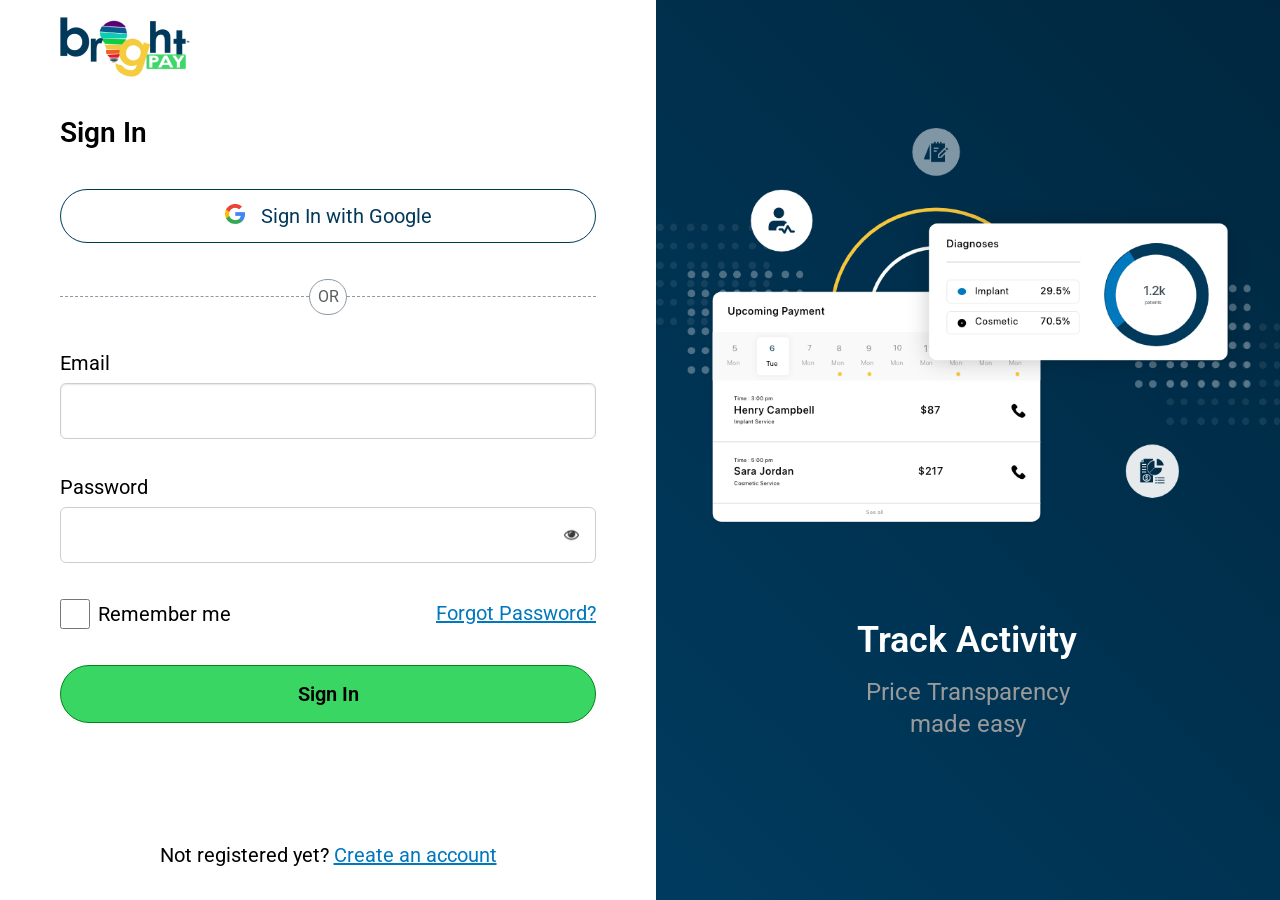
<file: index.html>
<!DOCTYPE html>
<html lang="en">
<head>
  <meta charset="utf-8">
  <meta http-equiv="X-UA-Compatible" content="IE=edge">
  <link rel="icon" href="./images/favicon.ico" type="image/x-icon">
  <meta name="viewport" content="width=device-width, initial-scale=1, shrink-to-fit=no">

  <title>Login  test - Brightpay</title>
  <!-- fonts -->
  <link rel="preconnect" href="https://fonts.googleapis.com">
  <link rel="preconnect" href="https://fonts.gstatic.com" crossorigin>
  <link href="https://fonts.googleapis.com/css2?family=Roboto&display=swap" rel="stylesheet">

  <!-- styles -->
  <link rel="stylesheet" href="./css/docs.theme.min.css">
  <link rel="stylesheet" href="./css/owl.carousel.min.css">
  <link rel="stylesheet" href="./css/owl.theme.default.min.css">
  <link href="https://cdn.jsdelivr.net/npm/bootstrap@5.1.3/dist/css/bootstrap.min.css" rel="stylesheet" integrity="sha384-1BmE4kWBq78iYhFldvKuhfTAU6auU8tT94WrHftjDbrCEXSU1oBoqyl2QvZ6jIW3" crossorigin="anonymous">
  <!-- custom styles -->
  <link rel="stylesheet" href="./css/login-styles.css">

  <!-- javascript -->
  <script src="https://ajax.googleapis.com/ajax/libs/jquery/3.6.0/jquery.min.js"></script>
  <script src="./js/owl.carousel.js"></script>
</head>
<body>

  <div class="root-container d-flex">
    <div class="login-main-container col d-flex align-items-center justify-content-center">
      <div class="login-form-container col d-flex flex-column">
        <img src="./images/login-logo.png" alt="brightpay-logo" class="login-logo" />
        <p class="login-header">Sign In</p>
        <div class="google-btn-container d-flex justify-content-center ">
          <img src="./images/google-icon.png" alt="google-login" class="google-btn-image" />
          <p class="google-btn-text">Sign In with Google</p>
        </div>
        <div class="separator-container d-flex align-items-center justify-content-center">
          <div class="separator-line col"></div>
          <div class="separator-text d-flex align-items-center justify-content-center">OR</div>
          <div class="separator-line col"></div>
        </div>
        <div class="form-input-container">
          <p class="form-input-header">Email</p>
          <input class="form-input" />
        </div>
        <div class="form-input-container">
          <p class="form-input-header">Password</p>
          <div class="form-input d-flex">
            <input class="form-password-input" type="password" />
            <img src="./images/visible.png" alt="password visible" class="password-eye" />
          </div>
        </div>
        <div class="form-input-container d-flex align-items-center justify-content-between">
          <div class="d-flex align-items-center">
            <input type="checkbox" class="m-0 checkbox" />
            <p class="mb-0 checkbox-text">Remember me</p>
          </div>
          <div>
            <a href="#" class="forgot-password-link">Forgot Password?</a>
          </div>
        </div>
        <a class="login-btn" href="./dashboard-primary.html">Sign In</a>
        <p class="not-registered-text">Not registered yet? <a href="./sign-up.html" class="create-account-link">Create an account</a></p>
      </div>
    </div>
    <div class="login-gradient-container col d-flex col align-items-center justify-content-center flex-column">
      <img src="./images/login-slide.png" alt="activity info" class="login-image" />
      <div class="login-image-text-container">
        <p class="login-image-header">Track Activity</p>
        <p class="login-image-info">Price Transparency made easy</p>
      </div>
    </div>
  </div>
  <!-- owl carousel -->
  <!-- <section id="demos">
    <div class="row">
      <div class="large-12 columns">
        <div class="owl-carousel owl-theme">
          <div class="item">
            <h4>1</h4>
          </div>
          <div class="item">
            <h4>2</h4>
          </div>
          <div class="item">
            <h4>3</h4>
          </div>
        </div>
      </div>
    </div>
  </section> -->
  
<!-- scripts -->
<script src="https://cdn.jsdelivr.net/npm/bootstrap@5.1.3/dist/js/bootstrap.bundle.min.js" integrity="sha384-ka7Sk0Gln4gmtz2MlQnikT1wXgYsOg+OMhuP+IlRH9sENBO0LRn5q+8nbTov4+1p" crossorigin="anonymous"></script>
<script>
  $(document).ready(function() {
    var owl = $('.owl-carousel');
    owl.owlCarousel({
      margin: 10,
      nav: true,
      loop: true,
      items: 1,
    })
  })
</script>
</body>
</html>
</file>
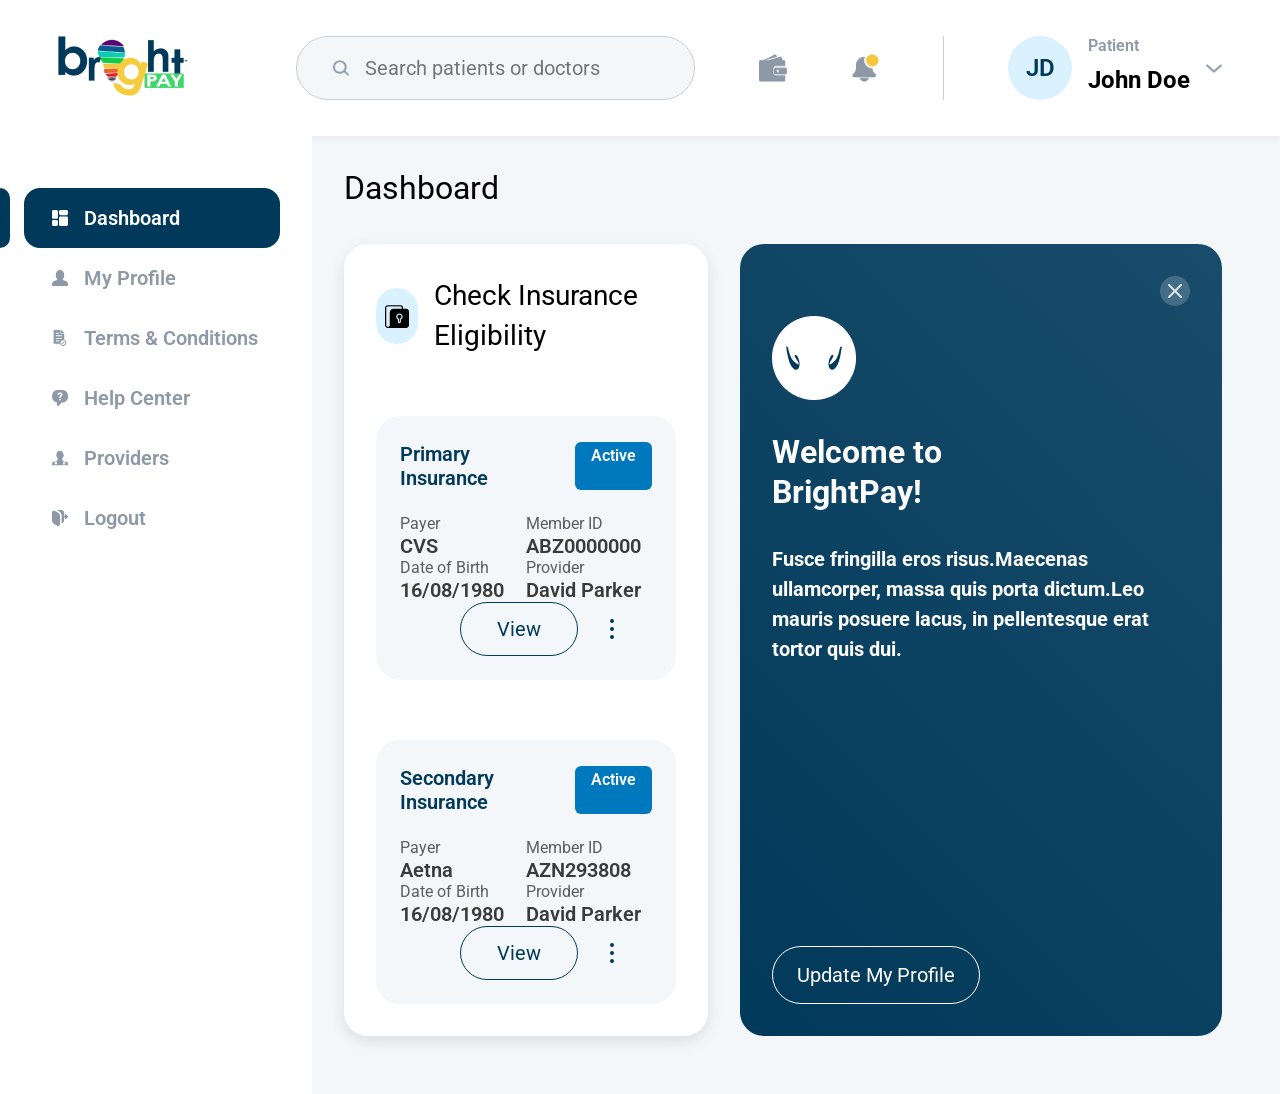
<file: dashboard-approved.html>
<!DOCTYPE html>
<html lang="en">
<head>
  <meta charset="utf-8">
  <meta http-equiv="X-UA-Compatible" content="IE=edge">
  <link rel="icon" href="./images/favicon.ico" type="image/x-icon">
  <meta name="viewport" content="width=device-width, initial-scale=1, shrink-to-fit=no">

  <title>Dashboard Approved - Brightpay</title>
  <!-- fonts -->
  <link rel="preconnect" href="https://fonts.googleapis.com">
  <link rel="preconnect" href="https://fonts.gstatic.com" crossorigin>
  <link href="https://fonts.googleapis.com/css2?family=Roboto&display=swap" rel="stylesheet">

  <!-- styles -->
  <link href="https://cdn.jsdelivr.net/npm/bootstrap@5.1.3/dist/css/bootstrap.min.css" rel="stylesheet" integrity="sha384-1BmE4kWBq78iYhFldvKuhfTAU6auU8tT94WrHftjDbrCEXSU1oBoqyl2QvZ6jIW3" crossorigin="anonymous">

  <!-- custom styles -->
  <link rel="stylesheet" href="./css/dashboard-styles.css">

  <!-- javascript -->
  <script src="https://ajax.googleapis.com/ajax/libs/jquery/3.6.0/jquery.min.js"></script>
</head>
<body>

  <div class="root-container d-flex flex-column">
    <div class="d-flex align-items-center navbar-container">
      <div class="col d-flex navbar-left-container">
        <img src="./images/login-logo.png" alt="brightpay-logo" class="brightpay-logo" />
        <div class="col searchbar-container d-flex">
            <img src="./images/search-icon.png" alt="password visible" class="searchbar-icon" />
            <input class="searchbar-input col" placeholder="Search patients or doctors" />
        </div>
      </div>
      <div class="d-flex navbar-right-container">
        <div class="d-flex align-items-center navbar-icons-container">
          <img src="./images/wallet-icon.png" alt="wallet" class="navbar-icon" />
          <img src="./images/notification-icon.png" alt="notifications" class="navbar-icon" />
        </div>
        <div class="d-flex profile-details-container">
          <div class="d-flex align-items-center justify-content-center profile-initials-container">
            <p class="m-0 profile-initials-text">JD</p>
          </div>
          <div class="profile-name-container">
            <p class="profile-type-text">Patient</p>
            <p class="m-0 profile-name-text">John Doe</p>
          </div>
          <img src="./images/chevron-down.png" alt="profile-dropdown" class="col align-self-center profile-dropdown-icon" /> 
        </div>
      </div>
    </div>

    <div class="col d-flex body-container">
      <div class="d-flex flex-column sidebar">
        <!-- Dashboard -->
        <div class='d-flex sidebar-item'>
          <div class='sidebar-active'>
          </div>
          <a href="./dashboard-primary.html" class="col d-flex align-items-center sidebar-text-container active">
              <img src="./images/dashboard.svg" alt="dashboard-icon" class="sidebar-icon" />
              <p class="m-0 sidebar-text-active">Dashboard</p>
          </a>
        </div>
        <!-- My profile -->
        <div class='d-flex sidebar-item'>
          <div class='sidebar-inactive'>
          </div>
          <a href="./my-profile.html" class="col d-flex align-items-center sidebar-text-container">
              <img src="./images/my-profile.svg" alt="dashboard-icon" class="sidebar-icon" />
              <p class="m-0 sidebar-text-inactive">My Profile</p>
          </a>
        </div>
        <!-- Terms & Conditions -->
        <div class='d-flex sidebar-item'>
          <div class='sidebar-inactive'>
          </div>
          <a href="./dashboard-primary.html" class="col d-flex align-items-center sidebar-text-container">
              <img src="./images/terms-conditions.svg" alt="dashboard-icon" class="sidebar-icon" />
              <p class="m-0 sidebar-text-inactive">Terms & Conditions</p>
          </a>
        </div>
        <!-- Help Center -->
        <div class='d-flex sidebar-item'>
          <div class='sidebar-inactive'>
          </div>
          <a href="./dashboard-primary.html" class="col d-flex align-items-center sidebar-text-container">
              <img src="./images/help-center.svg" alt="dashboard-icon" class="sidebar-icon" />
              <p class="m-0 sidebar-text-inactive">Help Center</p>
          </a>
        </div>
        <!-- Providers -->
        <div class='d-flex sidebar-item'>
          <div class='sidebar-inactive'>
          </div>
          <a href="./dashboard-primary.html" class="col d-flex align-items-center sidebar-text-container">
              <img src="./images/providers.svg" alt="dashboard-icon" class="sidebar-icon" />
              <p class="m-0 sidebar-text-inactive">Providers</p>
          </a>
        </div>
        <!-- Logout -->
        <div class='d-flex sidebar-item'>
          <div class='sidebar-inactive'>
          </div>
          <a href="./dashboard-primary.html" class="col d-flex align-items-center sidebar-text-container">
              <img src="./images/logout.svg" alt="dashboard-icon" class="sidebar-icon" />
              <p class="m-0 sidebar-text-inactive">Logout</p>
          </a>
        </div>
      </div>
      <div class="col d-flex flex-column dashboard-container">
        <p class="m-0 dashboard-title">Dashboard</p>
        <div class="col d-flex align-items-start dashboard-content-container">
          <div class="col d-flex check-eligibility-container">
          <div class="d-flex flex-column check-eligibility-div">
            <div class="d-flex align-items-center check-eligibility-header">
              <div class="d-flex align-items-center justify-content-center eligibility-image-container">
                <img src="./images/eligibility.png" alt="check eligibility" class="eligibility-image" />
              </div>
              <p class="m-0 check-eligibility-title">Check Insurance Eligibility</p>
            </div>
            <div class="d-flex flex-column approved-insurance-container">
              <div class="col d-flex approved-insurance-header-container">
                <p class="m-0 approved-header-text">Primary Insurance</p>
                <div class="approved-status-container">
                  <p class="m-0 approved-status-text">Active</p>
                </div>
              </div>
              <div class="d-flex flex-wrap justify-content-between approved-insurance-footer-container">
                <div class="col d-flex flex-wrap approved-footer-left-container">
                  <div class="col d-flex flex-column footer-info-div">
                    <p class="m-0 footer-info-title">Payer</p>
                    <p class="m-0 footer-info-text">CVS</p>
                  </div>
                  <div class="col d-flex flex-column footer-info-div">
                    <p class="m-0 footer-info-title">Member ID</p>
                    <p class="m-0 footer-info-text">ABZ0000000</p>
                  </div>
                  <div class="col d-flex flex-column footer-info-div">
                    <p class="m-0 footer-info-title">Date of Birth</p>
                    <p class="m-0 footer-info-text">16/08/1980</p>
                  </div>
                  <div class="col d-flex flex-column footer-info-div">
                    <p class="m-0 footer-info-title">Provider</p>
                    <p class="m-0 footer-info-text">David Parker</p>
                  </div>
                </div>
                <div class="d-flex flex-wrap approved-footer-right-container">
                  <a class="view-info-div">
                    <p class="m-0 view-info-text">View</p>
                  </a>
                  <a class="d-flex flex-column justify-content-center info-options-container">
                    <div class="info-options-div"></div>
                    <div class="info-options-div"></div>
                    <div class="info-options-div"></div>
                  </a>
                </div>
              </div>
            </div>
            <div class="d-flex flex-column approved-insurance-container">
              <div class="col d-flex approved-insurance-header-container">
                <p class="m-0 approved-header-text">Secondary Insurance</p>
                <div class="approved-status-container">
                  <p class="m-0 approved-status-text">Active</p>
                </div>
              </div>
              <div class="d-flex flex-wrap justify-content-between approved-insurance-footer-container">
                <div class="col d-flex flex-wrap approved-footer-left-container">
                  <div class="col d-flex flex-column footer-info-div">
                    <p class="m-0 footer-info-title">Payer</p>
                    <p class="m-0 footer-info-text">Aetna</p>
                  </div>
                  <div class="col d-flex flex-column footer-info-div">
                    <p class="m-0 footer-info-title">Member ID</p>
                    <p class="m-0 footer-info-text">AZN293808</p>
                  </div>
                  <div class="col d-flex flex-column footer-info-div">
                    <p class="m-0 footer-info-title">Date of Birth</p>
                    <p class="m-0 footer-info-text">16/08/1980</p>
                  </div>
                  <div class="col d-flex flex-column footer-info-div">
                    <p class="m-0 footer-info-title">Provider</p>
                    <p class="m-0 footer-info-text">David Parker</p>
                  </div>
                </div>
                <div class="d-flex flex-wrap approved-footer-right-container">
                  <a class="view-info-div">
                    <p class="m-0 view-info-text">View</p>
                  </a>
                  <a class="d-flex flex-column justify-content-center info-options-container">
                    <div class="info-options-div"></div>
                    <div class="info-options-div"></div>
                    <div class="info-options-div"></div>
                  </a>
                </div>
              </div>
            </div>
          </div>
          </div>
          <div class="d-flex flex-column update-profile-container">
            <a class="d-flex align-self-end align-items-center justify-content-center close-icon-container" onclick="closeContainer()">
              <img src="./images/close-icon.png" alt="close-icon" class="close-icon" />
            </a>
            <img src="./images/welcome.png" alt="welcome-icon" class="welcome-icon" />
            <p class="m-0 welcome-header">Welcome to BrightPay!</p>
            <p class="m-0 welcome-text">Fusce fringilla eros risus.Maecenas ullamcorper, massa quis porta dictum.Leo mauris posuere lacus, in pellentesque erat tortor quis dui.</p>
            <div class="col d-flex align-items-end">
              <a href="./my-profile.html" class="d-flex update-profile-div">
                <p class="m-0 update-profile-text">Update My Profile</p>
              </a>
            </div>
          </div>
        </div>
      </div>
    </div>

  </div>
<!-- scripts -->
<script src="https://cdn.jsdelivr.net/npm/bootstrap@5.1.3/dist/js/bootstrap.bundle.min.js" integrity="sha384-ka7Sk0Gln4gmtz2MlQnikT1wXgYsOg+OMhuP+IlRH9sENBO0LRn5q+8nbTov4+1p" crossorigin="anonymous"></script>
<script>
  function closeContainer() {
    console.log('clicked', document.getElementsByClassName("update-profile-container")[0])
    document.getElementsByClassName("update-profile-container")[0].style.setProperty("display", "none", "important");
  }
</script>
</body>
</html>
</file>
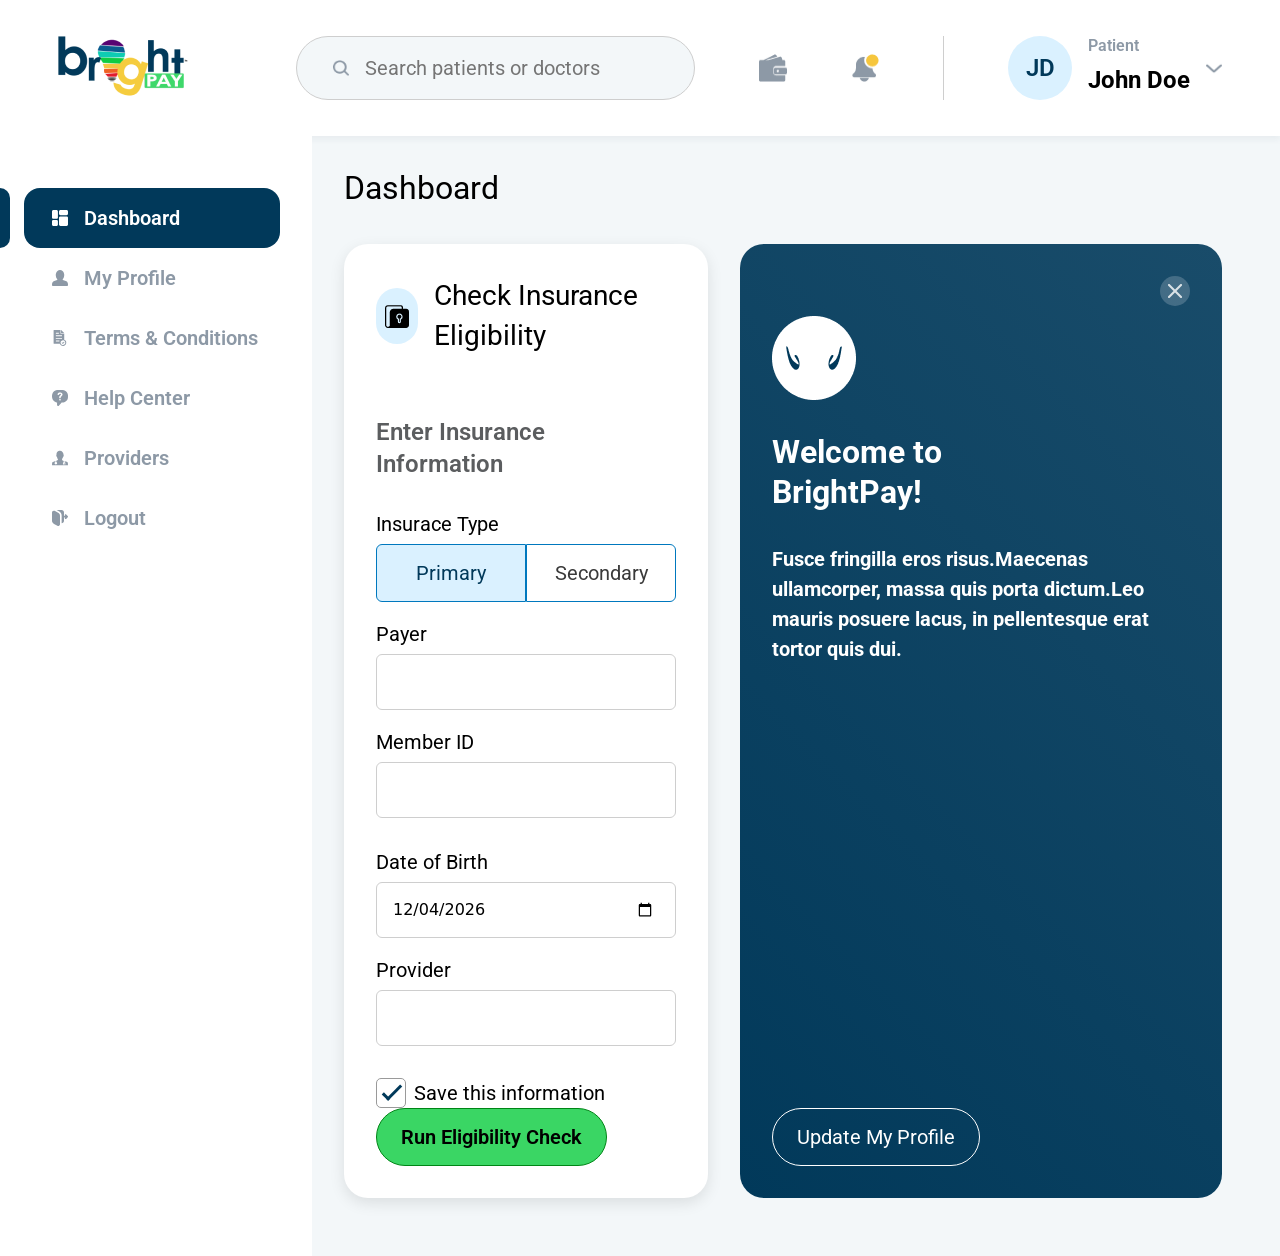
<file: dashboard-primary.html>
<!DOCTYPE html>
<html lang="en">
<head>
  <meta charset="utf-8">
  <meta http-equiv="X-UA-Compatible" content="IE=edge">
  <link rel="icon" href="./images/favicon.ico" type="image/x-icon">
  <meta name="viewport" content="width=device-width, initial-scale=1, shrink-to-fit=no">

  <title>Dashboard Primary - Brightpay</title>
  <!-- fonts -->
  <link rel="preconnect" href="https://fonts.googleapis.com">
  <link rel="preconnect" href="https://fonts.gstatic.com" crossorigin>
  <link href="https://fonts.googleapis.com/css2?family=Roboto&display=swap" rel="stylesheet">

  <!-- styles -->
  <link href="https://cdn.jsdelivr.net/npm/bootstrap@5.1.3/dist/css/bootstrap.min.css" rel="stylesheet" integrity="sha384-1BmE4kWBq78iYhFldvKuhfTAU6auU8tT94WrHftjDbrCEXSU1oBoqyl2QvZ6jIW3" crossorigin="anonymous">

  <!-- custom styles -->
  <link rel="stylesheet" href="./css/dashboard-styles.css">

  <!-- javascript -->
  <script src="https://ajax.googleapis.com/ajax/libs/jquery/3.6.0/jquery.min.js"></script>
</head>
<body>

  <div class="root-container d-flex flex-column">
    <div class="d-flex align-items-center navbar-container">
      <div class="col d-flex navbar-left-container">
        <img src="./images/login-logo.png" alt="brightpay-logo" class="brightpay-logo" />
        <div class="col searchbar-container d-flex">
            <img src="./images/search-icon.png" alt="password visible" class="searchbar-icon" />
            <input class="searchbar-input col" placeholder="Search patients or doctors" />
        </div>
      </div>
      <div class="d-flex navbar-right-container">
        <div class="d-flex align-items-center navbar-icons-container">
          <img src="./images/wallet-icon.png" alt="wallet" class="navbar-icon" />
          <img src="./images/notification-icon.png" alt="notifications" class="navbar-icon" />
        </div>
        <div class="d-flex profile-details-container">
          <div class="d-flex align-items-center justify-content-center profile-initials-container">
            <p class="m-0 profile-initials-text">JD</p>
          </div>
          <div class="profile-name-container">
            <p class="profile-type-text">Patient</p>
            <p class="m-0 profile-name-text">John Doe</p>
          </div>
          <img src="./images/chevron-down.png" alt="profile-dropdown" class="col align-self-center profile-dropdown-icon" /> 
        </div>
      </div>
    </div>

    <div class="col d-flex body-container">
      <div class="d-flex flex-column sidebar">
        <!-- Dashboard -->
        <div class='d-flex sidebar-item'>
          <div class='sidebar-active'>
          </div>
          <a href="./dashboard-primary.html" class="col d-flex align-items-center sidebar-text-container active">
              <img src="./images/dashboard.svg" alt="dashboard-icon" class="sidebar-icon" />
              <p class="m-0 sidebar-text-active">Dashboard</p>
          </a>
        </div>
        <!-- My profile -->
        <div class='d-flex sidebar-item'>
          <div class='sidebar-inactive'>
          </div>
          <a href="./my-profile.html" class="col d-flex align-items-center sidebar-text-container">
              <img src="./images/my-profile.svg" alt="dashboard-icon" class="sidebar-icon" />
              <p class="m-0 sidebar-text-inactive">My Profile</p>
          </a>
        </div>
        <!-- Terms & Conditions -->
        <div class='d-flex sidebar-item'>
          <div class='sidebar-inactive'>
          </div>
          <a href="./dashboard-primary.html" class="col d-flex align-items-center sidebar-text-container">
              <img src="./images/terms-conditions.svg" alt="dashboard-icon" class="sidebar-icon" />
              <p class="m-0 sidebar-text-inactive">Terms & Conditions</p>
          </a>
        </div>
        <!-- Help Center -->
        <div class='d-flex sidebar-item'>
          <div class='sidebar-inactive'>
          </div>
          <a href="./dashboard-primary.html" class="col d-flex align-items-center sidebar-text-container">
              <img src="./images/help-center.svg" alt="dashboard-icon" class="sidebar-icon" />
              <p class="m-0 sidebar-text-inactive">Help Center</p>
          </a>
        </div>
        <!-- Providers -->
        <div class='d-flex sidebar-item'>
          <div class='sidebar-inactive'>
          </div>
          <a href="./dashboard-primary.html" class="col d-flex align-items-center sidebar-text-container">
              <img src="./images/providers.svg" alt="dashboard-icon" class="sidebar-icon" />
              <p class="m-0 sidebar-text-inactive">Providers</p>
          </a>
        </div>
        <!-- Logout -->
        <div class='d-flex sidebar-item'>
          <div class='sidebar-inactive'>
          </div>
          <a href="./dashboard-primary.html" class="col d-flex align-items-center sidebar-text-container">
              <img src="./images/logout.svg" alt="dashboard-icon" class="sidebar-icon" />
              <p class="m-0 sidebar-text-inactive">Logout</p>
          </a>
        </div>
      </div>
      <div class="col d-flex flex-column dashboard-container">
        <p class="m-0 dashboard-title">Dashboard</p>
        <div class="col d-flex align-items-start dashboard-content-container">
          <div class="col d-flex check-eligibility-container">
          <div class="d-flex flex-column check-eligibility-div">
            <div class="d-flex align-items-center check-eligibility-header">
              <div class="d-flex align-items-center justify-content-center eligibility-image-container">
                <img src="./images/eligibility.png" alt="check eligibility" class="eligibility-image" />
              </div>
              <p class="m-0 check-eligibility-title">Check Insurance Eligibility</p>
            </div>
            <div class="eligibility-info-container">
              <p class="m-0 eligibility-info-header">Enter Insurance Information</p>
              <div class="d-flex d-flex flex-wrap flex-column eligibility-form-container">
                <div class="col d-flex flex-wrap eligibility-form-top-container">
                  <div class="form-div">
                    <p class="m-0 form-title">Insurace Type</p>
                    <div class="d-flex insurance-type-container">
                      <div class="d-flex align-items-center justify-content-center insurance-div primary-insurance-div active" onclick="switchPrimary()">
                        <p class="m-0 insurance-type-text active">Primary</p>
                      </div>
                      <div class="d-flex align-items-center justify-content-center insurance-div secondary-insurance-div" onclick="switchSecondary()">
                        <p class="m-0 insurance-type-text">Secondary</p>
                      </div>
                    </div>
                  </div>
                  <div class="form-div">
                    <p class="m-0 form-title">Payer</p>
                    <input class="form-input" />
                  </div>
                  <div class="form-div">
                    <p class="m-0 form-title">Member ID</p>
                    <input class="form-input" />
                  </div>
                </div>
                <div class="col d-flex flex-wrap eligibility-form-bottom-container">
                  <div class="form-div">
                    <p class="m-0 form-title">Date of Birth</p>
                    <input type="date" data-date="" data-date-format="MM-DD-YYYY" value="2018-04-22" class="form-input date-input">
                  </div>
                  <div class="form-div">
                    <p class="m-0 form-title">Provider</p>
                    <input class="form-input" />
                  </div>
                </div>
                </div>
            </div>
            <div class="d-flex align-items-center justify-content-between flex-wrap save-info-container">
              <div class="d-flex align-items-center save-info-checkbox">
                <label class="custom-checkbox-container">
                  <input type="checkbox" checked="checked" class="save-info-input" />
                  <span class="save-info-span"></span>
                </label>

                <p class="m-0 save-info-text">Save this information</p>
              </div>
              <a href="./run-eligibility-check.html" class="run-check-container">
                <p class="m-0 run-check-text">Run Eligibility Check</p>
              </a>
            </div>
          </div>
          </div>
          <div class="d-flex flex-column update-profile-container">
            <a class="d-flex align-self-end align-items-center justify-content-center close-icon-container" onclick="closeContainer()">
              <img src="./images/close-icon.png" alt="close-icon" class="close-icon" />
            </a>
            <img src="./images/welcome.png" alt="welcome-icon" class="welcome-icon" />
            <p class="m-0 welcome-header">Welcome to BrightPay!</p>
            <p class="m-0 welcome-text">Fusce fringilla eros risus.Maecenas ullamcorper, massa quis porta dictum.Leo mauris posuere lacus, in pellentesque erat tortor quis dui.</p>
            <div class="col d-flex align-items-end">
              <a href="./my-profile.html" class="d-flex update-profile-div">
                <p class="m-0 update-profile-text">Update My Profile</p>
              </a>
            </div>
          </div>
        </div>
      </div>
    </div>

  </div>
<!-- scripts -->
<script src="https://cdn.jsdelivr.net/npm/bootstrap@5.1.3/dist/js/bootstrap.bundle.min.js" integrity="sha384-ka7Sk0Gln4gmtz2MlQnikT1wXgYsOg+OMhuP+IlRH9sENBO0LRn5q+8nbTov4+1p" crossorigin="anonymous"></script>
<script>
$(document).ready( function() {
    var now = new Date();
    var month = (now.getMonth() + 1);               
    var day = now.getDate();
    if (month < 10) 
        month = "0" + month;
    if (day < 10) 
        day = "0" + day;
    var today = now.getFullYear() + '-' + month + '-' + day;
    $('.date-input').val(today);
});
</script>
<script>
  function closeContainer() {
    document.getElementsByClassName("update-profile-container")[0].style.setProperty("display", "none", "important");
  }

  function switchPrimary() {
    document.getElementsByClassName("insurance-div")[0].classList.add("active");
    document.getElementsByClassName("insurance-type-text")[0].classList.add("active");
    document.getElementsByClassName("insurance-div")[1].classList.remove("active");
    document.getElementsByClassName("insurance-type-text")[1].classList.remove("active");
  }

  function switchSecondary() {
    document.getElementsByClassName("insurance-div")[1].classList.add("active");
    document.getElementsByClassName("insurance-type-text")[1].classList.add("active");
    document.getElementsByClassName("insurance-div")[0].classList.remove("active");
    document.getElementsByClassName("insurance-type-text")[0].classList.remove("active");
  }
</script>
</body>
</html>
</file>
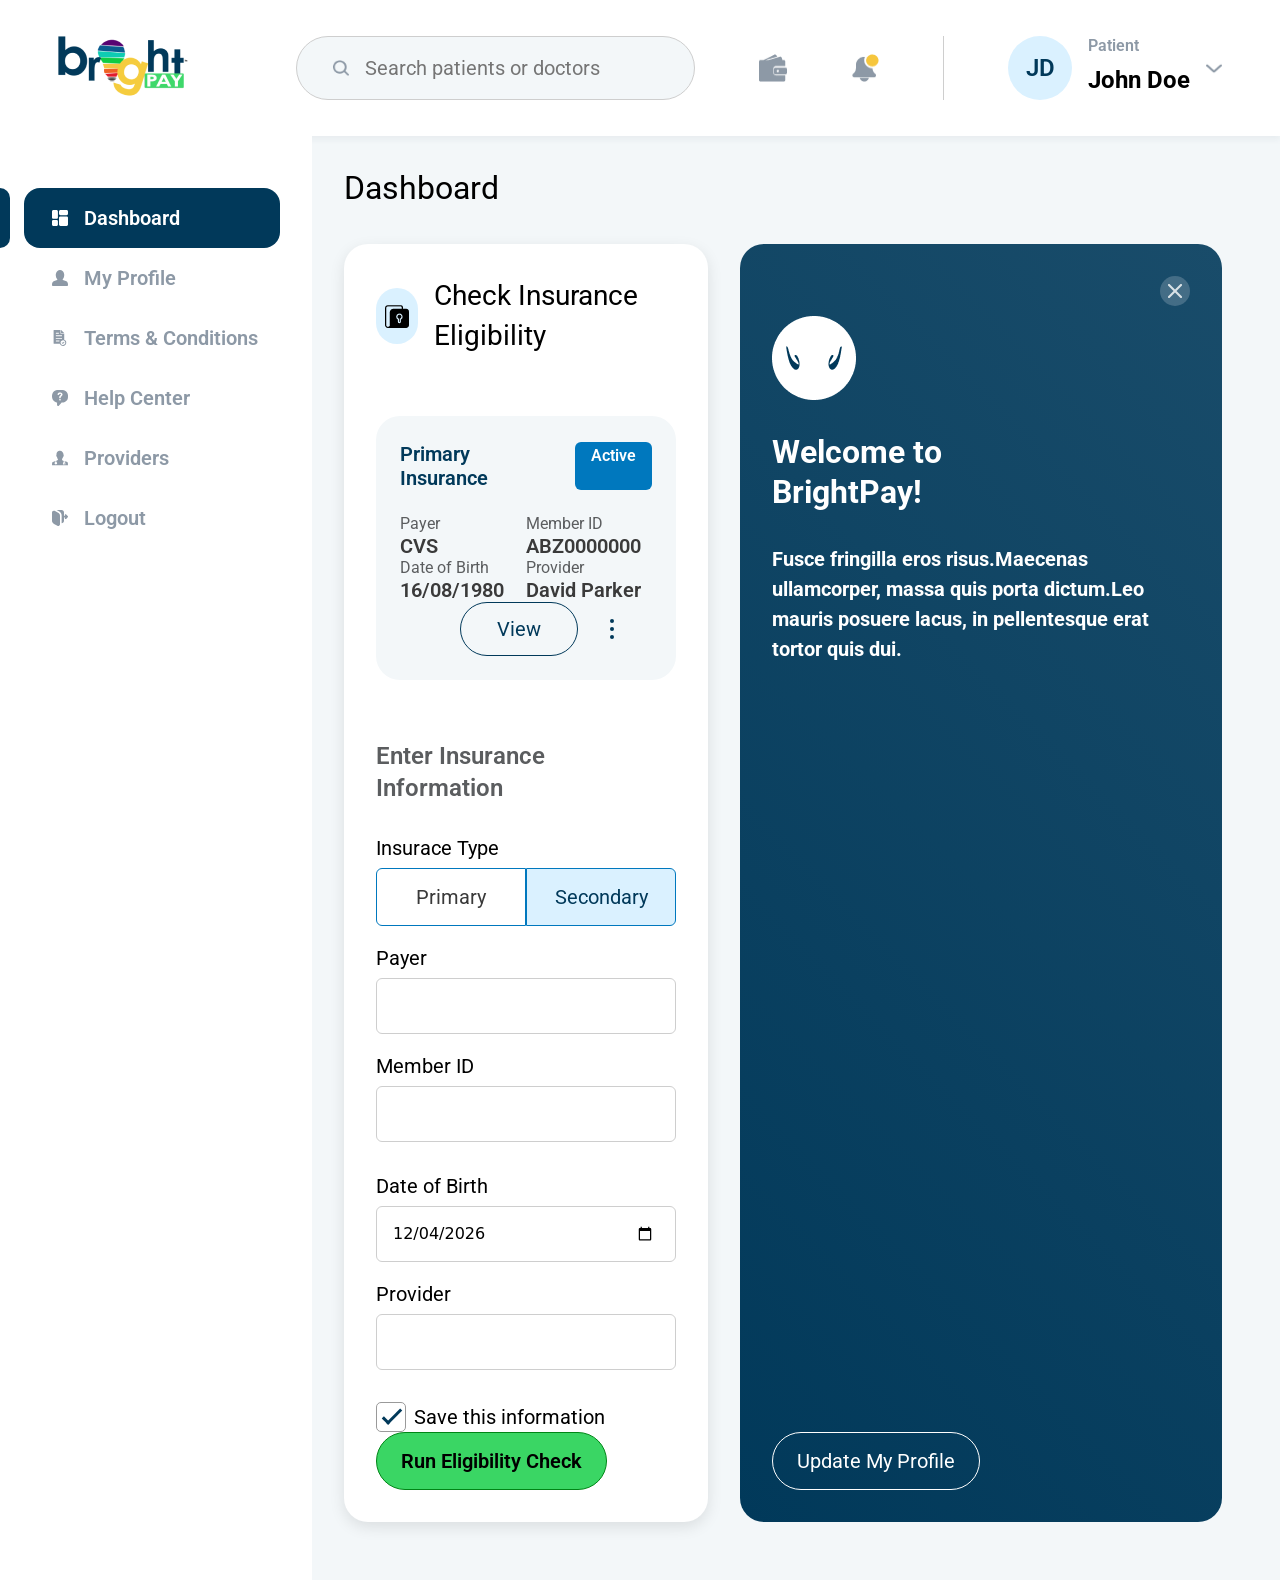
<file: dashboard-secondary.html>
<!DOCTYPE html>
<html lang="en">
<head>
  <meta charset="utf-8">
  <meta http-equiv="X-UA-Compatible" content="IE=edge">
  <link rel="icon" href="./images/favicon.ico" type="image/x-icon">
  <meta name="viewport" content="width=device-width, initial-scale=1, shrink-to-fit=no">

  <title>Dashboard Secondary - Brightpay</title>
  <!-- fonts -->
  <link rel="preconnect" href="https://fonts.googleapis.com">
  <link rel="preconnect" href="https://fonts.gstatic.com" crossorigin>
  <link href="https://fonts.googleapis.com/css2?family=Roboto&display=swap" rel="stylesheet">

  <!-- styles -->
  <link href="https://cdn.jsdelivr.net/npm/bootstrap@5.1.3/dist/css/bootstrap.min.css" rel="stylesheet" integrity="sha384-1BmE4kWBq78iYhFldvKuhfTAU6auU8tT94WrHftjDbrCEXSU1oBoqyl2QvZ6jIW3" crossorigin="anonymous">

  <!-- custom styles -->
  <link rel="stylesheet" href="./css/dashboard-styles.css">

  <!-- javascript -->
  <script src="https://ajax.googleapis.com/ajax/libs/jquery/3.6.0/jquery.min.js"></script>
</head>
<body>

  <div class="root-container d-flex flex-column">
    <div class="d-flex align-items-center navbar-container">
      <div class="col d-flex navbar-left-container">
        <img src="./images/login-logo.png" alt="brightpay-logo" class="brightpay-logo" />
        <div class="col searchbar-container d-flex">
            <img src="./images/search-icon.png" alt="password visible" class="searchbar-icon" />
            <input class="searchbar-input col" placeholder="Search patients or doctors" />
        </div>
      </div>
      <div class="d-flex navbar-right-container">
        <div class="d-flex align-items-center navbar-icons-container">
          <img src="./images/wallet-icon.png" alt="wallet" class="navbar-icon" />
          <img src="./images/notification-icon.png" alt="notifications" class="navbar-icon" />
        </div>
        <div class="d-flex profile-details-container">
          <div class="d-flex align-items-center justify-content-center profile-initials-container">
            <p class="m-0 profile-initials-text">JD</p>
          </div>
          <div class="profile-name-container">
            <p class="profile-type-text">Patient</p>
            <p class="m-0 profile-name-text">John Doe</p>
          </div>
          <img src="./images/chevron-down.png" alt="profile-dropdown" class="col align-self-center profile-dropdown-icon" /> 
        </div>
      </div>
    </div>

    <div class="col d-flex body-container">
      <div class="d-flex flex-column sidebar">
        <!-- Dashboard -->
        <div class='d-flex sidebar-item'>
          <div class='sidebar-active'>
          </div>
          <a href="./dashboard-primary.html" class="col d-flex align-items-center sidebar-text-container active">
              <img src="./images/dashboard.svg" alt="dashboard-icon" class="sidebar-icon" />
              <p class="m-0 sidebar-text-active">Dashboard</p>
          </a>
        </div>
        <!-- My profile -->
        <div class='d-flex sidebar-item'>
          <div class='sidebar-inactive'>
          </div>
          <a href="./my-profile.html" class="col d-flex align-items-center sidebar-text-container">
              <img src="./images/my-profile.svg" alt="dashboard-icon" class="sidebar-icon" />
              <p class="m-0 sidebar-text-inactive">My Profile</p>
          </a>
        </div>
        <!-- Terms & Conditions -->
        <div class='d-flex sidebar-item'>
          <div class='sidebar-inactive'>
          </div>
          <a href="./dashboard-primary.html" class="col d-flex align-items-center sidebar-text-container">
              <img src="./images/terms-conditions.svg" alt="dashboard-icon" class="sidebar-icon" />
              <p class="m-0 sidebar-text-inactive">Terms & Conditions</p>
          </a>
        </div>
        <!-- Help Center -->
        <div class='d-flex sidebar-item'>
          <div class='sidebar-inactive'>
          </div>
          <a href="./dashboard-primary.html" class="col d-flex align-items-center sidebar-text-container">
              <img src="./images/help-center.svg" alt="dashboard-icon" class="sidebar-icon" />
              <p class="m-0 sidebar-text-inactive">Help Center</p>
          </a>
        </div>
        <!-- Providers -->
        <div class='d-flex sidebar-item'>
          <div class='sidebar-inactive'>
          </div>
          <a href="./dashboard-primary.html" class="col d-flex align-items-center sidebar-text-container">
              <img src="./images/providers.svg" alt="dashboard-icon" class="sidebar-icon" />
              <p class="m-0 sidebar-text-inactive">Providers</p>
          </a>
        </div>
        <!-- Logout -->
        <div class='d-flex sidebar-item'>
          <div class='sidebar-inactive'>
          </div>
          <a href="./dashboard-primary.html" class="col d-flex align-items-center sidebar-text-container">
              <img src="./images/logout.svg" alt="dashboard-icon" class="sidebar-icon" />
              <p class="m-0 sidebar-text-inactive">Logout</p>
          </a>
        </div>
      </div>
      <div class="col d-flex flex-column dashboard-container">
        <p class="m-0 dashboard-title">Dashboard</p>
        <div class="col d-flex align-items-start dashboard-content-container">
          <div class="col d-flex check-eligibility-container">
          <div class="d-flex flex-column check-eligibility-div">
            <div class="d-flex align-items-center check-eligibility-header">
              <div class="d-flex align-items-center justify-content-center eligibility-image-container">
                <img src="./images/eligibility.png" alt="check eligibility" class="eligibility-image" />
              </div>
              <p class="m-0 check-eligibility-title">Check Insurance Eligibility</p>
            </div>
            <div class="d-flex flex-column approved-insurance-container">
              <div class="col d-flex approved-insurance-header-container">
                <p class="m-0 approved-header-text">Primary Insurance</p>
                <div class="approved-status-container">
                  <p class="m-0 approved-status-text">Active</p>
                </div>
              </div>
              <div class="d-flex flex-wrap justify-content-between approved-insurance-footer-container">
                <div class="col d-flex flex-wrap approved-footer-left-container">
                  <div class="col d-flex flex-column footer-info-div">
                    <p class="m-0 footer-info-title">Payer</p>
                    <p class="m-0 footer-info-text">CVS</p>
                  </div>
                  <div class="col d-flex flex-column footer-info-div">
                    <p class="m-0 footer-info-title">Member ID</p>
                    <p class="m-0 footer-info-text">ABZ0000000</p>
                  </div>
                  <div class="col d-flex flex-column footer-info-div">
                    <p class="m-0 footer-info-title">Date of Birth</p>
                    <p class="m-0 footer-info-text">16/08/1980</p>
                  </div>
                  <div class="col d-flex flex-column footer-info-div">
                    <p class="m-0 footer-info-title">Provider</p>
                    <p class="m-0 footer-info-text">David Parker</p>
                  </div>
                </div>
                <div class="d-flex flex-wrap approved-footer-right-container">
                  <a class="view-info-div">
                    <p class="m-0 view-info-text">View</p>
                  </a>
                  <a class="d-flex flex-column justify-content-center info-options-container">
                    <div class="info-options-div"></div>
                    <div class="info-options-div"></div>
                    <div class="info-options-div"></div>
                  </a>
                </div>
              </div>
            </div>
            <div class="eligibility-info-container">
              <p class="m-0 eligibility-info-header">Enter Insurance Information</p>
              <div class="d-flex flex-column flex-wrap eligibility-form-container">
                <div class="col d-flex flex-wrap eligibility-form-top-container">
                  <div class="form-div">
                    <p class="m-0 form-title">Insurace Type</p>
                    <div class="d-flex insurance-type-container">
                      <div class="d-flex align-items-center justify-content-center insurance-div primary-insurance-div">
                        <p class="m-0 insurance-type-text">Primary</p>
                      </div>
                      <div class="d-flex align-items-center justify-content-center insurance-div secondary-insurance-div active">
                        <p class="m-0 insurance-type-text active">Secondary</p>
                      </div>
                    </div>
                  </div>
                  <div class="form-div">
                    <p class="m-0 form-title">Payer</p>
                    <input class="form-input" />
                </div>
                <div class="form-div">
                  <p class="m-0 form-title">Member ID</p>
                  <input class="form-input" />
                </div>
              </div>
              <div class="col d-flex flex-wrap eligibility-form-bottom-container">
                <div class="form-div">
                  <p class="m-0 form-title">Date of Birth</p>
                  <input type="date" data-date="" data-date-format="MM-DD-YYYY" value="2018-04-22" class="form-input date-input">
                </div>
                <div class="form-div">
                  <p class="m-0 form-title">Provider</p>
                  <input class="form-input" />
                </div>
              </div>
              </div>
            </div>
            <div class="d-flex align-items-center justify-content-between flex-wrap save-info-container">
              <div class="d-flex align-items-center save-info-checkbox">
                <label class="custom-checkbox-container">
                  <input type="checkbox" checked="checked" class="save-info-input" />
                  <span class="save-info-span"></span>
                </label>

                <p class="m-0 save-info-text">Save this information</p>
              </div>
              <a href="./run-eligibility-check.html" class="run-check-container">
                <p class="m-0 run-check-text">Run Eligibility Check</p>
              </a>
            </div>
          </div>
          </div>
          <div class="d-flex flex-column update-profile-container">
            <a class="d-flex align-self-end align-items-center justify-content-center close-icon-container" onclick="closeContainer()">
              <img src="./images/close-icon.png" alt="close-icon" class="close-icon" />
            </a>
            <img src="./images/welcome.png" alt="welcome-icon" class="welcome-icon" />
            <p class="m-0 welcome-header">Welcome to BrightPay!</p>
            <p class="m-0 welcome-text">Fusce fringilla eros risus.Maecenas ullamcorper, massa quis porta dictum.Leo mauris posuere lacus, in pellentesque erat tortor quis dui.</p>
            <div class="col d-flex align-items-end">
              <a href="./my-profile.html" class="d-flex update-profile-div">
                <p class="m-0 update-profile-text">Update My Profile</p>
              </a>
            </div>
          </div>
        </div>
      </div>
    </div>

  </div>
<!-- scripts -->
<script src="https://cdn.jsdelivr.net/npm/bootstrap@5.1.3/dist/js/bootstrap.bundle.min.js" integrity="sha384-ka7Sk0Gln4gmtz2MlQnikT1wXgYsOg+OMhuP+IlRH9sENBO0LRn5q+8nbTov4+1p" crossorigin="anonymous"></script>
<script>
$(document).ready( function() {
    var now = new Date();
    var month = (now.getMonth() + 1);               
    var day = now.getDate();
    if (month < 10) 
        month = "0" + month;
    if (day < 10) 
        day = "0" + day;
    var today = now.getFullYear() + '-' + month + '-' + day;
    $('.date-input').val(today);
});
</script>
<script>
  function closeContainer() {
    console.log('clicked', document.getElementsByClassName("update-profile-container")[0])
    document.getElementsByClassName("update-profile-container")[0].style.setProperty("display", "none", "important");
  }
</script>
</body>
</html>
</file>
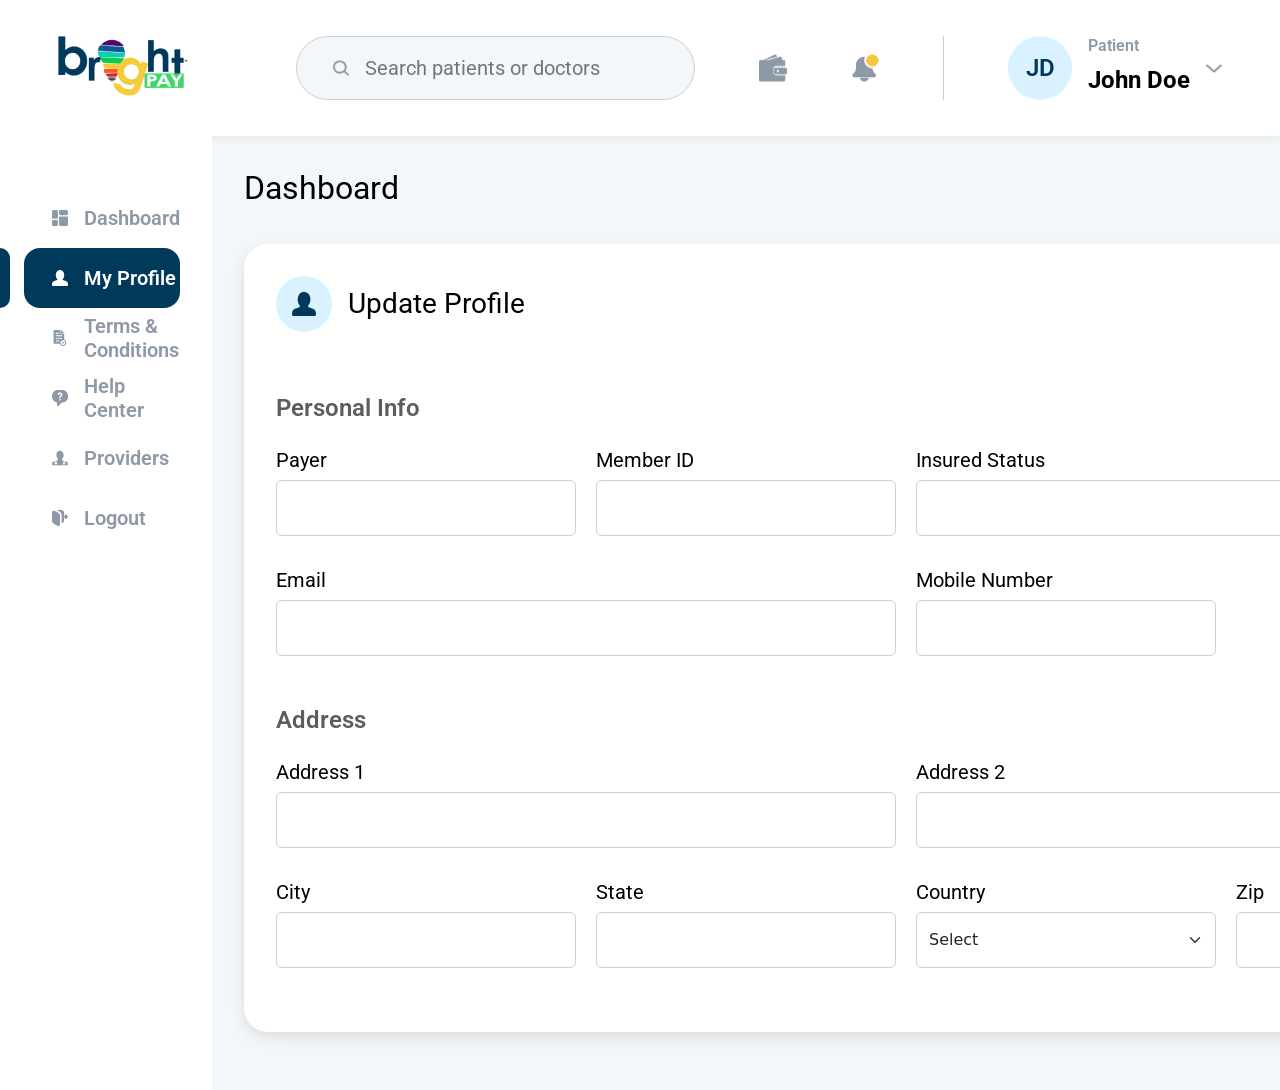
<file: my-profile.html>
<!DOCTYPE html>
<html lang="en">
<head>
  <meta charset="utf-8">
  <meta http-equiv="X-UA-Compatible" content="IE=edge">
  <link rel="icon" href="./images/favicon.ico" type="image/x-icon">
  <meta name="viewport" content="width=device-width, initial-scale=1, shrink-to-fit=no">

  <title>Dashboard Secondary - Brightpay</title>
  <!-- fonts -->
  <link rel="preconnect" href="https://fonts.googleapis.com">
  <link rel="preconnect" href="https://fonts.gstatic.com" crossorigin>
  <link href="https://fonts.googleapis.com/css2?family=Roboto&display=swap" rel="stylesheet">

  <!-- styles -->
  <link href="https://cdn.jsdelivr.net/npm/bootstrap@5.1.3/dist/css/bootstrap.min.css" rel="stylesheet" integrity="sha384-1BmE4kWBq78iYhFldvKuhfTAU6auU8tT94WrHftjDbrCEXSU1oBoqyl2QvZ6jIW3" crossorigin="anonymous">

  <!-- custom styles -->
  <link rel="stylesheet" href="./css/profile-styles.css">

  <!-- javascript -->
  <script src="https://ajax.googleapis.com/ajax/libs/jquery/3.6.0/jquery.min.js"></script>
</head>
<body>

  <div class="root-container d-flex flex-column">
    <div class="d-flex align-items-center navbar-container">
      <div class="col d-flex navbar-left-container">
        <img src="./images/login-logo.png" alt="brightpay-logo" class="brightpay-logo" />
        <div class="col searchbar-container d-flex">
            <img src="./images/search-icon.png" alt="password visible" class="searchbar-icon" />
            <input class="searchbar-input col" placeholder="Search patients or doctors" />
        </div>
      </div>
      <div class="d-flex navbar-right-container">
        <div class="d-flex align-items-center navbar-icons-container">
          <img src="./images/wallet-icon.png" alt="wallet" class="navbar-icon" />
          <img src="./images/notification-icon.png" alt="notifications" class="navbar-icon" />
        </div>
        <div class="d-flex profile-details-container">
          <div class="d-flex align-items-center justify-content-center profile-initials-container">
            <p class="m-0 profile-initials-text">JD</p>
          </div>
          <div class="profile-name-container">
            <p class="profile-type-text">Patient</p>
            <p class="m-0 profile-name-text">John Doe</p>
          </div>
          <img src="./images/chevron-down.png" alt="profile-dropdown" class="col align-self-center profile-dropdown-icon" /> 
        </div>
      </div>
    </div>

    <div class="col d-flex body-container">
      <div class="d-flex flex-column sidebar">
        <!-- Dashboard -->
        <div class='d-flex sidebar-item'>
          <div class='sidebar-inactive'>
          </div>
          <a href="./dashboard-primary.html" class="col d-flex align-items-center sidebar-text-container">
              <img src="./images/dashboard-inactive.svg" alt="dashboard-icon" class="sidebar-icon" />
              <p class="m-0 sidebar-text-inactive">Dashboard</p>
          </a>
        </div>
        <!-- My profile -->
        <div class='d-flex sidebar-item'>
          <div class='sidebar-active'>
          </div>
          <a href="./my-profile.html" class="col d-flex align-items-center sidebar-text-container active">
              <img src="./images/my-profile-active.svg" alt="dashboard-icon" class="sidebar-icon" />
              <p class="m-0 sidebar-text-active">My Profile</p>
          </a>
        </div>
        <!-- Terms & Conditions -->
        <div class='d-flex sidebar-item'>
          <div class='sidebar-inactive'>
          </div>
          <a href="./dashboard-primary.html" class="col d-flex align-items-center sidebar-text-container">
              <img src="./images/terms-conditions.svg" alt="dashboard-icon" class="sidebar-icon" />
              <p class="m-0 sidebar-text-inactive">Terms & Conditions</p>
          </a>
        </div>
        <!-- Help Center -->
        <div class='d-flex sidebar-item'>
          <div class='sidebar-inactive'>
          </div>
          <a href="./dashboard-primary.html" class="col d-flex align-items-center sidebar-text-container">
              <img src="./images/help-center.svg" alt="dashboard-icon" class="sidebar-icon" />
              <p class="m-0 sidebar-text-inactive">Help Center</p>
          </a>
        </div>
        <!-- Providers -->
        <div class='d-flex sidebar-item'>
          <div class='sidebar-inactive'>
          </div>
          <a href="./dashboard-primary.html" class="col d-flex align-items-center sidebar-text-container">
              <img src="./images/providers.svg" alt="dashboard-icon" class="sidebar-icon" />
              <p class="m-0 sidebar-text-inactive">Providers</p>
          </a>
        </div>
        <!-- Logout -->
        <div class='d-flex sidebar-item'>
          <div class='sidebar-inactive'>
          </div>
          <a href="./dashboard-primary.html" class="col d-flex align-items-center sidebar-text-container">
              <img src="./images/logout.svg" alt="dashboard-icon" class="sidebar-icon" />
              <p class="m-0 sidebar-text-inactive">Logout</p>
          </a>
        </div>
      </div>
      <div class="col d-flex flex-column dashboard-container">
        <p class="m-0 dashboard-title">Dashboard</p>
        <div class="col d-flex align-items-start dashboard-content-container">
          <div class="col d-flex check-eligibility-container">
          <div class="d-flex flex-column check-eligibility-div">
            <div class="d-flex align-items-center check-eligibility-header">
              <div class="d-flex align-items-center justify-content-center eligibility-image-container">
                <img src="./images/user.png" alt="check eligibility" class="eligibility-image" />
              </div>
              <p class="m-0 check-eligibility-title">Update Profile</p>
            </div>
            <div class="col d-flex flex-column form-container">
              <div class="col d-flex flex-column info-form-container">
                <p class="col m-0 info-form-header">Personal info</p>
                <div class="col d-flex form-fields-container">
                  <div class="d-flex flex-column flex-wrap info-form-left">
                    <div class="d-flex form-top-container">
                      <div class="d-flex flex-column form-div">
                        <p class="m-0 form-title">Payer</p>
                        <input class="form-input" />
                      </div>
                      <div class="d-flex flex-column form-div">
                        <p class="m-0 form-title">Member ID</p>
                        <input class="form-input" />
                      </div>
                    </div>
                    <div class="d-flex form-bottom-container">
                      <div class="col d-flex flex-column form-div">
                        <p class="m-0 form-title">Email</p>
                        <input class="w-100 form-input" />
                      </div>
                    </div>
                  </div>
                  <div class="col d-flex flex-column flex-wrap info-form-right">
                    <div class="col d-flex form-top-container">
                      <div class="col d-flex flex-column form-div">
                        <p class="m-0 form-title">Insured Status</p>
                        <input class="w-100 form-input" />
                      </div>
                    </div>
                    <div class="d-flex form-bottom-container">
                      <div class="d-flex flex-column form-div">
                        <p class="m-0 form-title">Mobile Number</p>
                        <input class="form-input" />
                      </div>
                    </div>
                  </div>
                </div>
              </div>
              <div class="col d-flex flex-column address-form-container">
                <p class="col m-0 info-form-header">Address</p>
                <div class="col d-flex form-fields-container">
                  <div class="d-flex flex-column flex-wrap info-form-left">
                    <div class="d-flex form-top-container">
                      <div class="col d-flex flex-column form-div">
                        <p class="m-0 form-title">Address 1</p>
                        <input class="w-100 form-input" />
                      </div>
                    </div>
                    <div class="d-flex form-bottom-container">
                      <div class="d-flex flex-column form-div">
                        <p class="m-0 form-title">City</p>
                        <input class="form-input" />
                      </div>
                      <div class="d-flex flex-column form-div">
                        <p class="m-0 form-title">State</p>
                        <input class="form-input" />
                      </div>
                    </div>
                  </div>
                  <div class="col d-flex flex-column flex-wrap info-form-right">
                    <div class="col d-flex form-top-container">
                      <div class="col d-flex flex-column form-div">
                        <p class="m-0 form-title">Address 2</p>
                        <input class="w-100 form-input" />
                      </div>
                    </div>
                    <div class="d-flex form-bottom-container">
                      <div class="d-flex flex-column form-div">
                        <p class="m-0 form-title">Country</p>
                        <select class="form-control form-select form-input">
                          <option selected disabled>Select</option>
                          <option value="yes">Yes</option>
                          <option value="no">No</option>
                        </select>
                      </div>
                      <div class="d-flex flex-column form-div">
                        <p class="m-0 form-title">Zip</p>
                        <input class="form-input" />
                      </div>
                    </div>
                  </div>
                </div>
              </div>
            </div>
          </div>
          </div>
        </div>
      </div>
    </div>

  </div>
<!-- scripts -->
<script src="https://cdn.jsdelivr.net/npm/bootstrap@5.1.3/dist/js/bootstrap.bundle.min.js" integrity="sha384-ka7Sk0Gln4gmtz2MlQnikT1wXgYsOg+OMhuP+IlRH9sENBO0LRn5q+8nbTov4+1p" crossorigin="anonymous"></script>
<script>
$(document).ready( function() {
    var now = new Date();
    var month = (now.getMonth() + 1);               
    var day = now.getDate();
    if (month < 10) 
        month = "0" + month;
    if (day < 10) 
        day = "0" + day;
    var today = now.getFullYear() + '-' + month + '-' + day;
    $('.date-input').val(today);
});
</script>
</body>
</html>
</file>
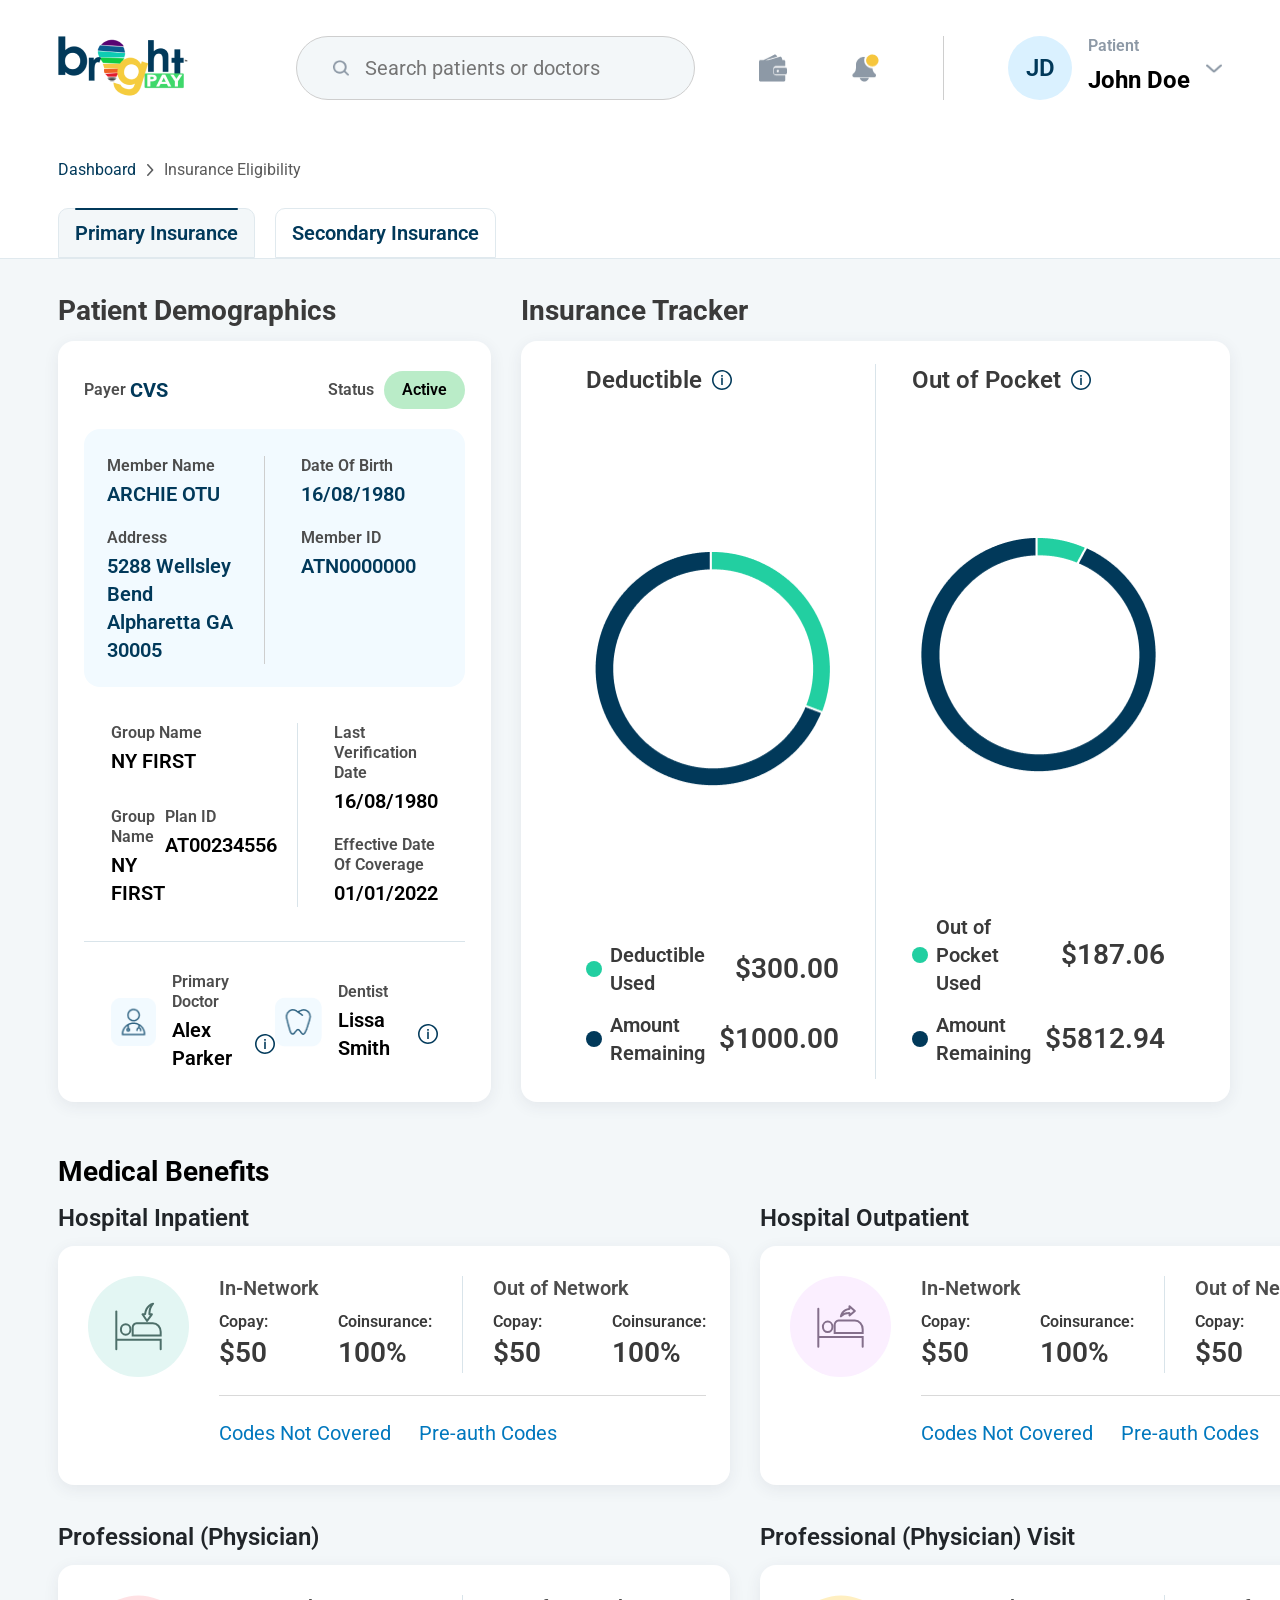
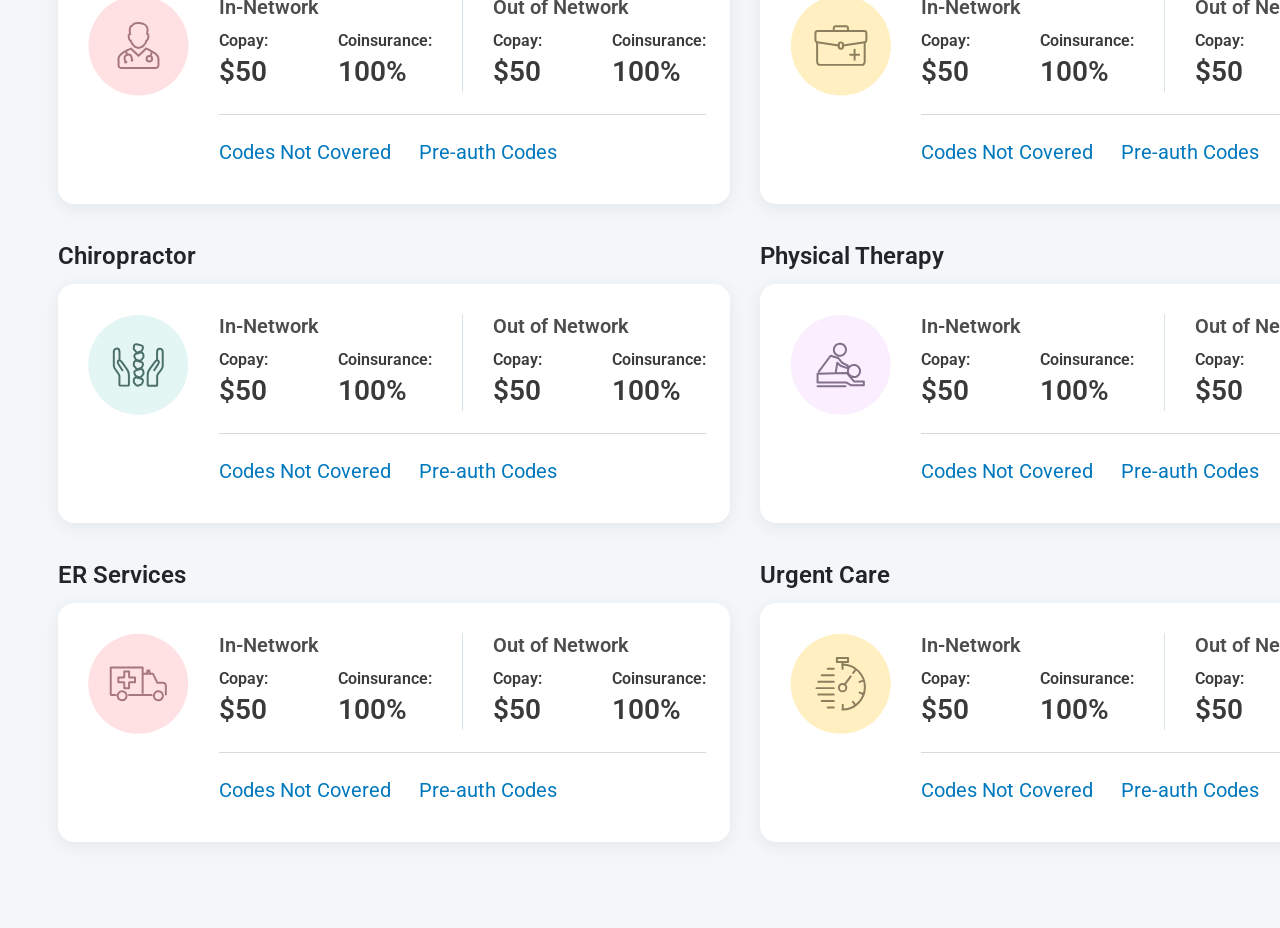
<file: run-eligibility-check.html>
<!DOCTYPE html>
<html lang="en">
<head>
  <meta charset="utf-8">
  <meta http-equiv="X-UA-Compatible" content="IE=edge">
  <link rel="icon" href="./images/favicon.ico" type="image/x-icon">
  <meta name="viewport" content="width=device-width, initial-scale=1, shrink-to-fit=no">

  <title>Eligibility Check - Brightpay</title>
  <!-- fonts -->
  <link rel="preconnect" href="https://fonts.googleapis.com">
  <link rel="preconnect" href="https://fonts.gstatic.com" crossorigin>
  <link href="https://fonts.googleapis.com/css2?family=Roboto&display=swap" rel="stylesheet">

  <!-- styles -->
  <link href="https://cdn.jsdelivr.net/npm/bootstrap@5.1.3/dist/css/bootstrap.min.css" rel="stylesheet" integrity="sha384-1BmE4kWBq78iYhFldvKuhfTAU6auU8tT94WrHftjDbrCEXSU1oBoqyl2QvZ6jIW3" crossorigin="anonymous">

  <!-- custom styles -->
  <link rel="stylesheet" href="./css/eligibility-styles.css">

  <!-- javascript -->
  <script src="https://ajax.googleapis.com/ajax/libs/jquery/3.6.0/jquery.min.js"></script>
</head>
<body>

  <div class="root-container d-flex flex-column">
    <div class="d-flex align-items-center navbar-container">
      <div class="col d-flex navbar-left-container">
        <img src="./images/login-logo.png" alt="brightpay-logo" class="brightpay-logo" />
        <div class="col searchbar-container d-flex">
            <img src="./images/search-icon.png" alt="password visible" class="searchbar-icon" />
            <input class="searchbar-input col" placeholder="Search patients or doctors" />
        </div>
      </div>
      <div class="d-flex navbar-right-container">
        <div class="d-flex align-items-center navbar-icons-container">
          <img src="./images/wallet-icon.png" alt="wallet" class="navbar-icon" />
          <img src="./images/notification-icon.png" alt="notifications" class="navbar-icon" />
        </div>
        <div class="d-flex profile-details-container">
          <div class="d-flex align-items-center justify-content-center profile-initials-container">
            <p class="m-0 profile-initials-text">JD</p>
          </div>
          <div class="profile-name-container">
            <p class="profile-type-text">Patient</p>
            <p class="m-0 profile-name-text">John Doe</p>
          </div>
          <img src="./images/chevron-down.png" alt="profile-dropdown" class="col align-self-center profile-dropdown-icon" /> 
        </div>
      </div>
    </div>
    <div class="col d-flex flex-column body-container">
      <div class="d-flex w-100 flex-column page-header-container">
        <div class="d-flex align-items-center breadcrumbs-container">
          <p class="m-0 breadcrumbs-previous">Dashboard</p>
          <img src="./images/chevron-right.svg" alt="right-arrow" class="breadcrumbs-arrow" />
          <p class="m-0 breadcrumbs-current">Insurance Eligibility</p>
        </div>
        <div class="d-flex tab-selector-container">
          <a href="./run-eligibility-check.html" class="d-flex tab-selector-div active">
            <p class="m-0 tab-selector-text">Primary Insurance</p>
          </a>
          <a href="./secondary-eligibility-check.html" class="d-flex tab-selector-div">
            <p class="m-0 tab-selector-text">Secondary Insurance</p>
          </a>
        </div>
      </div>
      <div class="col d-flex flex-column insurance-details-container">
        <div class="d-flex w-100 patient-info-container">
          <div class="col d-flex flex-column patient-info-div">
            <p class="m-0 patient-info-header">Patient Demographics</p>
            <div class="col d-flex flex-column patient-info-card">
              <div class="col d-flex justify-content-between card-top-container">
                <div class="d-flex align-items-center">
                  <p class="m-0 payer-header">Payer</p>
                  <p class="m-0 payer-text">CVS</p>
                </div>
                <div class="d-flex align-items-center">
                  <p class="m-0 status-header">Status</p>
                  <p class="m-0 status-text">active</p>
                </div>
              </div>
              <div class="col d-flex card-patient-details">
                <div class="col d-flex flex-column patient-details-left">
                  <div class="w-100 d-flex flex-column patient-details-div">
                    <p class="m-0 text-capitalize patient-details-header">Member Name</p>
                    <p class="m-0 text-uppercase patient-details-text">Archie Otu</p>
                  </div>
                  <div class="w-100 d-flex flex-column">
                    <p class="m-0 text-capitalize patient-details-header">Address</p>
                    <p class="m-0 patient-details-text">5288 Wellsley Bend Alpharetta GA 30005</p>
                  </div>
                </div>
                <div class="col d-flex flex-column patient-details-right">
                  <div class="w-100 d-flex flex-column patient-details-div">
                    <p class="m-0 text-capitalize patient-details-header">Date of Birth</p>
                    <p class="m-0 text-uppercase patient-details-text">16/08/1980</p>
                  </div>
                  <div class="w-100 d-flex flex-column">
                    <p class="m-0 text-capitalize patient-details-header">Member ID</p>
                    <p class="m-0 text-uppercase patient-details-text">ATN0000000</p>
                  </div>
                </div>
              </div>
              <div class="col d-flex card-body-details">
                <div class="col d-flex flex-column body-details-left">
                  <div class="col d-flex body-details-top">
                    <div class="w-100 d-flex flex-column body-details-div">
                      <p class="m-0 text-capitalize body-details-header">Group Name</p>
                      <p class="m-0 text-uppercase body-details-text">NY FIRST</p>
                    </div>
                  </div>
                  <div class="col d-flex body-details-bottom">
                    <div class="w-100 d-flex flex-column">
                      <p class="m-0 text-capitalize body-details-header">Group Name</p>
                      <p class="m-0 text-uppercase body-details-text">NY FIRST</p>
                    </div>
                  <div class="w-100 d-flex flex-column ">
                    <p class="m-0 text-capitalize body-details-header">Plan ID</p>
                    <p class="m-0 body-details-text">AT00234556</p>
                  </div>
                  </div>
                </div>
                <div class="col d-flex flex-column body-details-right">
                  <div class="w-100 d-flex flex-column body-details-div">
                    <p class="m-0 text-capitalize body-details-header">Last Verification Date</p>
                    <p class="m-0 text-uppercase body-details-text">16/08/1980</p>
                  </div>
                  <div class="w-100 d-flex flex-column">
                    <p class="m-0 text-capitalize body-details-header">Effective Date of Coverage</p>
                    <p class="m-0 text-uppercase body-details-text">01/01/2022</p>
                  </div>
                </div>
              </div>
              <div class="col d-flex doctor-details-container">
                <div class="col d-flex align-items-center doctor-details-left">
                  <img src="./images/doctor.png" alt="doctor" class="doctor-image" />
                    <div class="w-100 d-flex flex-column">
                      <p class="m-0 text-capitalize doctor-details-header">Primary Doctor</p>
                      <div class="d-flex align-items-center">
                        <p class="m-0 text-capitalize doctor-details-text">Alex Parker</p>
                        <img src="./images/info-icon.svg" alt="doctor-info" class="doctor-info" />
                      </div>
                    </div>
                  </div>
                <div class="col d-flex align-items-center doctor-details-right">
                  <img src="./images/dentist.png" alt="dentist" class="doctor-image" />
                  <div class="w-100 d-flex flex-column">
                    <p class="m-0 text-capitalize doctor-details-header">Dentist</p>
                    <div class="d-flex align-items-center">
                      <p class="m-0 text-capitalize doctor-details-text">Lissa Smith</p>
                      <img src="./images/info-icon.svg" alt="doctor-info" class="doctor-info" />
                    </div>
                  </div>
                </div>
              </div>
            </div>
          </div>
            <div class="col d-flex flex-column patient-info-div">
              <p class="m-0 patient-info-header">Insurance Tracker</p>
              <div class="col d-flex insurance-details-card">
                <div class="col d-flex flex-column insurance-card-left">
                  <div class="d-flex align-items-center insurance-card-header">
                    <p class="m-0 insurance-card-header-text">Deductible</p>
                    <img src="./images/info-icon.svg" alt="deductible-info" class="insurance-card-info" />
                  </div>
                  <div class="col align-items-center justify-content-center d-flex card-body">
                    <img src="./images/deductible.png" alt="deductible-chart" class="insurance-body-image" />
                  </div>
                  <div class="d-flex card-footer-div">
                    <div class="col d-flex flex-column footer-div">
                      <div class="d-flex align-items-center footer-used-div">
                        <div class="col d-flex align-items-center footer-left-div">
                          <div class="used-color-div"></div>
                          <p class="col m-0 footer-text">Deductible Used</p>
                        </div>
                        <div class="d-flex footer-right-div">
                          <p class="m-0 footer-amount">$300.00</p>
                        </div>
                      </div>
                      <div class="d-flex align-items-center footer-remaining-div">
                        <div class="col d-flex align-items-center footer-left-div">
                          <div class="remaining-color-div"></div>
                          <p class="col m-0 footer-text">Amount Remaining</p>
                        </div>
                        <div class="d-flex footer-right-div">
                          <p class="m-0 footer-amount">$1000.00</p>
                        </div>
                      </div>
                    </div>
                  </div>
                </div>
                <div class="col d-flex flex-column insurance-card-right">
                  <div class="d-flex align-items-center insurance-card-header">
                    <p class="m-0 insurance-card-header-text">Out of Pocket</p>
                    <img src="./images/info-icon.svg" alt="out-of-pocket-info" class="insurance-card-info" />
                  </div>
                  <div class="col align-items-center justify-content-center d-flex card-body">
                    <img src="./images/out-of-pocket.png" alt="out-of-pocket-chart" class="insurance-body-image" />
                  </div>
                  <div class="d-flex card-footer-div">
                    <div class="col d-flex flex-column footer-div">
                      <div class="d-flex align-items-center footer-used-div">
                        <div class="col d-flex align-items-center footer-left-div">
                          <div class="used-color-div"></div>
                          <p class="col m-0 footer-text">Out of Pocket Used</p>
                        </div>
                        <div class="d-flex footer-right-div">
                          <p class="m-0 footer-amount">$187.06</p>
                        </div>
                      </div>
                      <div class="d-flex align-items-center footer-remaining-div">
                        <div class="col d-flex align-items-center footer-left-div">
                          <div class="remaining-color-div"></div>
                          <p class="col m-0 footer-text">Amount Remaining</p>
                        </div>
                        <div class="d-flex footer-right-div">
                          <p class="m-0 footer-amount">$5812.94</p>
                        </div>
                      </div>
                    </div>
                  </div>
                </div>
              </div>
            </div>
          </div>

          <div class="d-flex w-100 flex-column medical-info-container">
            <p class="m-0 medical-benefits-header">Medical Benefits</p>
            <div class="col d-flex medical-cards-container">
              <div class="col d-flex flex-column medical-info-div">
                <p class="m-0 medical-info-title">Hospital Inpatient</p>
                <div class="col d-flex medical-info-card">
                  <img src="./images/inpatient.svg" alt="inpatient info" class="medical-card-image" />
                  <div class="col d-flex flex-column medical-card-details">
                    <div class="col d-flex medical-details-top">
                      <div class="col d-flex flex-column medical-details-left">
                        <p class="m-0 medical-details-header">In-Network</p>
                        <div class="col d-flex align-items-center medical-details-container">
                          <div class="d-flex flex-column medical-details-div">
                            <p class="m-0 medical-details-title">Copay:</p>
                            <p class="m-0 medical-details-value">$50</p>
                          </div>
                          <div class="d-flex flex-column medical-details-div">
                            <p class="m-0 medical-details-title">Coinsurance:</p>
                            <p class="m-0 medical-details-value">100%</p>
                          </div>
                        </div>
                      </div>
                      <div class="col d-flex flex-column medical-details-right">
                        <p class="m-0 medical-details-header">Out of Network</p>
                        <div class="col d-flex align-items-center medical-details-container">
                          <div class="d-flex flex-column medical-details-div">
                            <p class="m-0 medical-details-title">Copay:</p>
                            <p class="m-0 medical-details-value">$50</p>
                          </div>
                          <div class="d-flex flex-column medical-details-div">
                            <p class="m-0 medical-details-title">Coinsurance:</p>
                            <p class="m-0 medical-details-value">100%</p>
                          </div>
                        </div>
                      </div>
                    </div>
                    <div class="col d-flex medical-details-bottom">
                      <p class="medical-footer-text">Codes Not Covered</p>
                      <p class="medical-footer-text">Pre-auth Codes</p>
                    </div>
                  </div>
                </div>
              </div>
  
              <div class="col d-flex flex-column medical-info-div">
                <p class="m-0 medical-info-title">Hospital Outpatient</p>
                <div class="col d-flex medical-info-card">
                  <img src="./images/outpatient.svg" alt="inpatient info" class="medical-card-image" />
                  <div class="col d-flex flex-column medical-card-details">
                    <div class="col d-flex medical-details-top">
                      <div class="col d-flex flex-column medical-details-left">
                        <p class="m-0 medical-details-header">In-Network</p>
                        <div class="col d-flex align-items-center medical-details-container">
                          <div class="d-flex flex-column medical-details-div">
                            <p class="m-0 medical-details-title">Copay:</p>
                            <p class="m-0 medical-details-value">$50</p>
                          </div>
                          <div class="d-flex flex-column medical-details-div">
                            <p class="m-0 medical-details-title">Coinsurance:</p>
                            <p class="m-0 medical-details-value">100%</p>
                          </div>
                        </div>
                      </div>
                      <div class="col d-flex flex-column medical-details-right">
                        <p class="m-0 medical-details-header">Out of Network</p>
                        <div class="col d-flex align-items-center medical-details-container">
                          <div class="d-flex flex-column medical-details-div">
                            <p class="m-0 medical-details-title">Copay:</p>
                            <p class="m-0 medical-details-value">$50</p>
                          </div>
                          <div class="d-flex flex-column medical-details-div">
                            <p class="m-0 medical-details-title">Coinsurance:</p>
                            <p class="m-0 medical-details-value">100%</p>
                          </div>
                        </div>
                      </div>
                    </div>
                    <div class="col d-flex medical-details-bottom">
                      <p class="medical-footer-text">Codes Not Covered</p>
                      <p class="medical-footer-text">Pre-auth Codes</p>
                    </div>
                  </div>
                </div>
              </div>
            </div>
            <div class="col d-flex medical-cards-container">
              <div class="col d-flex flex-column medical-info-div">
                <p class="m-0 medical-info-title">Professional (Physician)</p>
                <div class="col d-flex medical-info-card">
                  <img src="./images/physician.svg" alt="inpatient info" class="medical-card-image" />
                  <div class="col d-flex flex-column medical-card-details">
                    <div class="col d-flex medical-details-top">
                      <div class="col d-flex flex-column medical-details-left">
                        <p class="m-0 medical-details-header">In-Network</p>
                        <div class="col d-flex align-items-center medical-details-container">
                          <div class="d-flex flex-column medical-details-div">
                            <p class="m-0 medical-details-title">Copay:</p>
                            <p class="m-0 medical-details-value">$50</p>
                          </div>
                          <div class="d-flex flex-column medical-details-div">
                            <p class="m-0 medical-details-title">Coinsurance:</p>
                            <p class="m-0 medical-details-value">100%</p>
                          </div>
                        </div>
                      </div>
                      <div class="col d-flex flex-column medical-details-right">
                        <p class="m-0 medical-details-header">Out of Network</p>
                        <div class="col d-flex align-items-center medical-details-container">
                          <div class="d-flex flex-column medical-details-div">
                            <p class="m-0 medical-details-title">Copay:</p>
                            <p class="m-0 medical-details-value">$50</p>
                          </div>
                          <div class="d-flex flex-column medical-details-div">
                            <p class="m-0 medical-details-title">Coinsurance:</p>
                            <p class="m-0 medical-details-value">100%</p>
                          </div>
                        </div>
                      </div>
                    </div>
                    <div class="col d-flex medical-details-bottom">
                      <p class="medical-footer-text">Codes Not Covered</p>
                      <p class="medical-footer-text">Pre-auth Codes</p>
                    </div>
                  </div>
                </div>
              </div>
  
              <div class="col d-flex flex-column medical-info-div">
                <p class="m-0 medical-info-title">Professional (Physician) Visit</p>
                <div class="col d-flex medical-info-card">
                  <img src="./images/visit.svg" alt="inpatient info" class="medical-card-image" />
                  <div class="col d-flex flex-column medical-card-details">
                    <div class="col d-flex medical-details-top">
                      <div class="col d-flex flex-column medical-details-left">
                        <p class="m-0 medical-details-header">In-Network</p>
                        <div class="col d-flex align-items-center medical-details-container">
                          <div class="d-flex flex-column medical-details-div">
                            <p class="m-0 medical-details-title">Copay:</p>
                            <p class="m-0 medical-details-value">$50</p>
                          </div>
                          <div class="d-flex flex-column medical-details-div">
                            <p class="m-0 medical-details-title">Coinsurance:</p>
                            <p class="m-0 medical-details-value">100%</p>
                          </div>
                        </div>
                      </div>
                      <div class="col d-flex flex-column medical-details-right">
                        <p class="m-0 medical-details-header">Out of Network</p>
                        <div class="col d-flex align-items-center medical-details-container">
                          <div class="d-flex flex-column medical-details-div">
                            <p class="m-0 medical-details-title">Copay:</p>
                            <p class="m-0 medical-details-value">$50</p>
                          </div>
                          <div class="d-flex flex-column medical-details-div">
                            <p class="m-0 medical-details-title">Coinsurance:</p>
                            <p class="m-0 medical-details-value">100%</p>
                          </div>
                        </div>
                      </div>
                    </div>
                    <div class="col d-flex medical-details-bottom">
                      <p class="medical-footer-text">Codes Not Covered</p>
                      <p class="medical-footer-text">Pre-auth Codes</p>
                    </div>
                  </div>
                </div>
              </div>
            </div>
            <div class="col d-flex medical-cards-container">
              <div class="col d-flex flex-column medical-info-div">
                <p class="m-0 medical-info-title">Chiropractor</p>
                <div class="col d-flex medical-info-card">
                  <img src="./images/chiropractor.svg" alt="inpatient info" class="medical-card-image" />
                  <div class="col d-flex flex-column medical-card-details">
                    <div class="col d-flex medical-details-top">
                      <div class="col d-flex flex-column medical-details-left">
                        <p class="m-0 medical-details-header">In-Network</p>
                        <div class="col d-flex align-items-center medical-details-container">
                          <div class="d-flex flex-column medical-details-div">
                            <p class="m-0 medical-details-title">Copay:</p>
                            <p class="m-0 medical-details-value">$50</p>
                          </div>
                          <div class="d-flex flex-column medical-details-div">
                            <p class="m-0 medical-details-title">Coinsurance:</p>
                            <p class="m-0 medical-details-value">100%</p>
                          </div>
                        </div>
                      </div>
                      <div class="col d-flex flex-column medical-details-right">
                        <p class="m-0 medical-details-header">Out of Network</p>
                        <div class="col d-flex align-items-center medical-details-container">
                          <div class="d-flex flex-column medical-details-div">
                            <p class="m-0 medical-details-title">Copay:</p>
                            <p class="m-0 medical-details-value">$50</p>
                          </div>
                          <div class="d-flex flex-column medical-details-div">
                            <p class="m-0 medical-details-title">Coinsurance:</p>
                            <p class="m-0 medical-details-value">100%</p>
                          </div>
                        </div>
                      </div>
                    </div>
                    <div class="col d-flex medical-details-bottom">
                      <p class="medical-footer-text">Codes Not Covered</p>
                      <p class="medical-footer-text">Pre-auth Codes</p>
                    </div>
                  </div>
                </div>
              </div>
  
              <div class="col d-flex flex-column medical-info-div">
                <p class="m-0 medical-info-title">Physical Therapy</p>
                <div class="col d-flex medical-info-card">
                  <img src="./images/physical-therapy.svg" alt="inpatient info" class="medical-card-image" />
                  <div class="col d-flex flex-column medical-card-details">
                    <div class="col d-flex medical-details-top">
                      <div class="col d-flex flex-column medical-details-left">
                        <p class="m-0 medical-details-header">In-Network</p>
                        <div class="col d-flex align-items-center medical-details-container">
                          <div class="d-flex flex-column medical-details-div">
                            <p class="m-0 medical-details-title">Copay:</p>
                            <p class="m-0 medical-details-value">$50</p>
                          </div>
                          <div class="d-flex flex-column medical-details-div">
                            <p class="m-0 medical-details-title">Coinsurance:</p>
                            <p class="m-0 medical-details-value">100%</p>
                          </div>
                        </div>
                      </div>
                      <div class="col d-flex flex-column medical-details-right">
                        <p class="m-0 medical-details-header">Out of Network</p>
                        <div class="col d-flex align-items-center medical-details-container">
                          <div class="d-flex flex-column medical-details-div">
                            <p class="m-0 medical-details-title">Copay:</p>
                            <p class="m-0 medical-details-value">$50</p>
                          </div>
                          <div class="d-flex flex-column medical-details-div">
                            <p class="m-0 medical-details-title">Coinsurance:</p>
                            <p class="m-0 medical-details-value">100%</p>
                          </div>
                        </div>
                      </div>
                    </div>
                    <div class="col d-flex medical-details-bottom">
                      <p class="medical-footer-text">Codes Not Covered</p>
                      <p class="medical-footer-text">Pre-auth Codes</p>
                    </div>
                  </div>
                </div>
              </div>
            </div>
            <div class="col d-flex medical-cards-container">
              <div class="col d-flex flex-column medical-info-div">
                <p class="m-0 medical-info-title">ER Services</p>
                <div class="col d-flex medical-info-card">
                  <img src="./images/er-services.svg" alt="inpatient info" class="medical-card-image" />
                  <div class="col d-flex flex-column medical-card-details">
                    <div class="col d-flex medical-details-top">
                      <div class="col d-flex flex-column medical-details-left">
                        <p class="m-0 medical-details-header">In-Network</p>
                        <div class="col d-flex align-items-center medical-details-container">
                          <div class="d-flex flex-column medical-details-div">
                            <p class="m-0 medical-details-title">Copay:</p>
                            <p class="m-0 medical-details-value">$50</p>
                          </div>
                          <div class="d-flex flex-column medical-details-div">
                            <p class="m-0 medical-details-title">Coinsurance:</p>
                            <p class="m-0 medical-details-value">100%</p>
                          </div>
                        </div>
                      </div>
                      <div class="col d-flex flex-column medical-details-right">
                        <p class="m-0 medical-details-header">Out of Network</p>
                        <div class="col d-flex align-items-center medical-details-container">
                          <div class="d-flex flex-column medical-details-div">
                            <p class="m-0 medical-details-title">Copay:</p>
                            <p class="m-0 medical-details-value">$50</p>
                          </div>
                          <div class="d-flex flex-column medical-details-div">
                            <p class="m-0 medical-details-title">Coinsurance:</p>
                            <p class="m-0 medical-details-value">100%</p>
                          </div>
                        </div>
                      </div>
                    </div>
                    <div class="col d-flex medical-details-bottom">
                      <p class="medical-footer-text">Codes Not Covered</p>
                      <p class="medical-footer-text">Pre-auth Codes</p>
                    </div>
                  </div>
                </div>
              </div>
  
              <div class="col d-flex flex-column medical-info-div">
                <p class="m-0 medical-info-title">Urgent Care</p>
                <div class="col d-flex medical-info-card">
                  <img src="./images/urgent-care.svg" alt="inpatient info" class="medical-card-image" />
                  <div class="col d-flex flex-column medical-card-details">
                    <div class="col d-flex medical-details-top">
                      <div class="col d-flex flex-column medical-details-left">
                        <p class="m-0 medical-details-header">In-Network</p>
                        <div class="col d-flex align-items-center medical-details-container">
                          <div class="d-flex flex-column medical-details-div">
                            <p class="m-0 medical-details-title">Copay:</p>
                            <p class="m-0 medical-details-value">$50</p>
                          </div>
                          <div class="d-flex flex-column medical-details-div">
                            <p class="m-0 medical-details-title">Coinsurance:</p>
                            <p class="m-0 medical-details-value">100%</p>
                          </div>
                        </div>
                      </div>
                      <div class="col d-flex flex-column medical-details-right">
                        <p class="m-0 medical-details-header">Out of Network</p>
                        <div class="col d-flex align-items-center medical-details-container">
                          <div class="d-flex flex-column medical-details-div">
                            <p class="m-0 medical-details-title">Copay:</p>
                            <p class="m-0 medical-details-value">$50</p>
                          </div>
                          <div class="d-flex flex-column medical-details-div">
                            <p class="m-0 medical-details-title">Coinsurance:</p>
                            <p class="m-0 medical-details-value">100%</p>
                          </div>
                        </div>
                      </div>
                    </div>
                    <div class="col d-flex medical-details-bottom">
                      <p class="medical-footer-text">Codes Not Covered</p>
                      <p class="medical-footer-text">Pre-auth Codes</p>
                    </div>
                  </div>
                </div>
              </div>
            </div>

            </div>
      </div>
    </div>

  </div>
<!-- scripts -->
<script src="https://cdn.jsdelivr.net/npm/bootstrap@5.1.3/dist/js/bootstrap.bundle.min.js" integrity="sha384-ka7Sk0Gln4gmtz2MlQnikT1wXgYsOg+OMhuP+IlRH9sENBO0LRn5q+8nbTov4+1p" crossorigin="anonymous"></script>
<script>
$(document).ready( function() {
    var now = new Date();
    var month = (now.getMonth() + 1);               
    var day = now.getDate();
    if (month < 10) 
        month = "0" + month;
    if (day < 10) 
        day = "0" + day;
    var today = now.getFullYear() + '-' + month + '-' + day;
    $('.date-input').val(today);
});
</script>
</body>
</html>
</file>
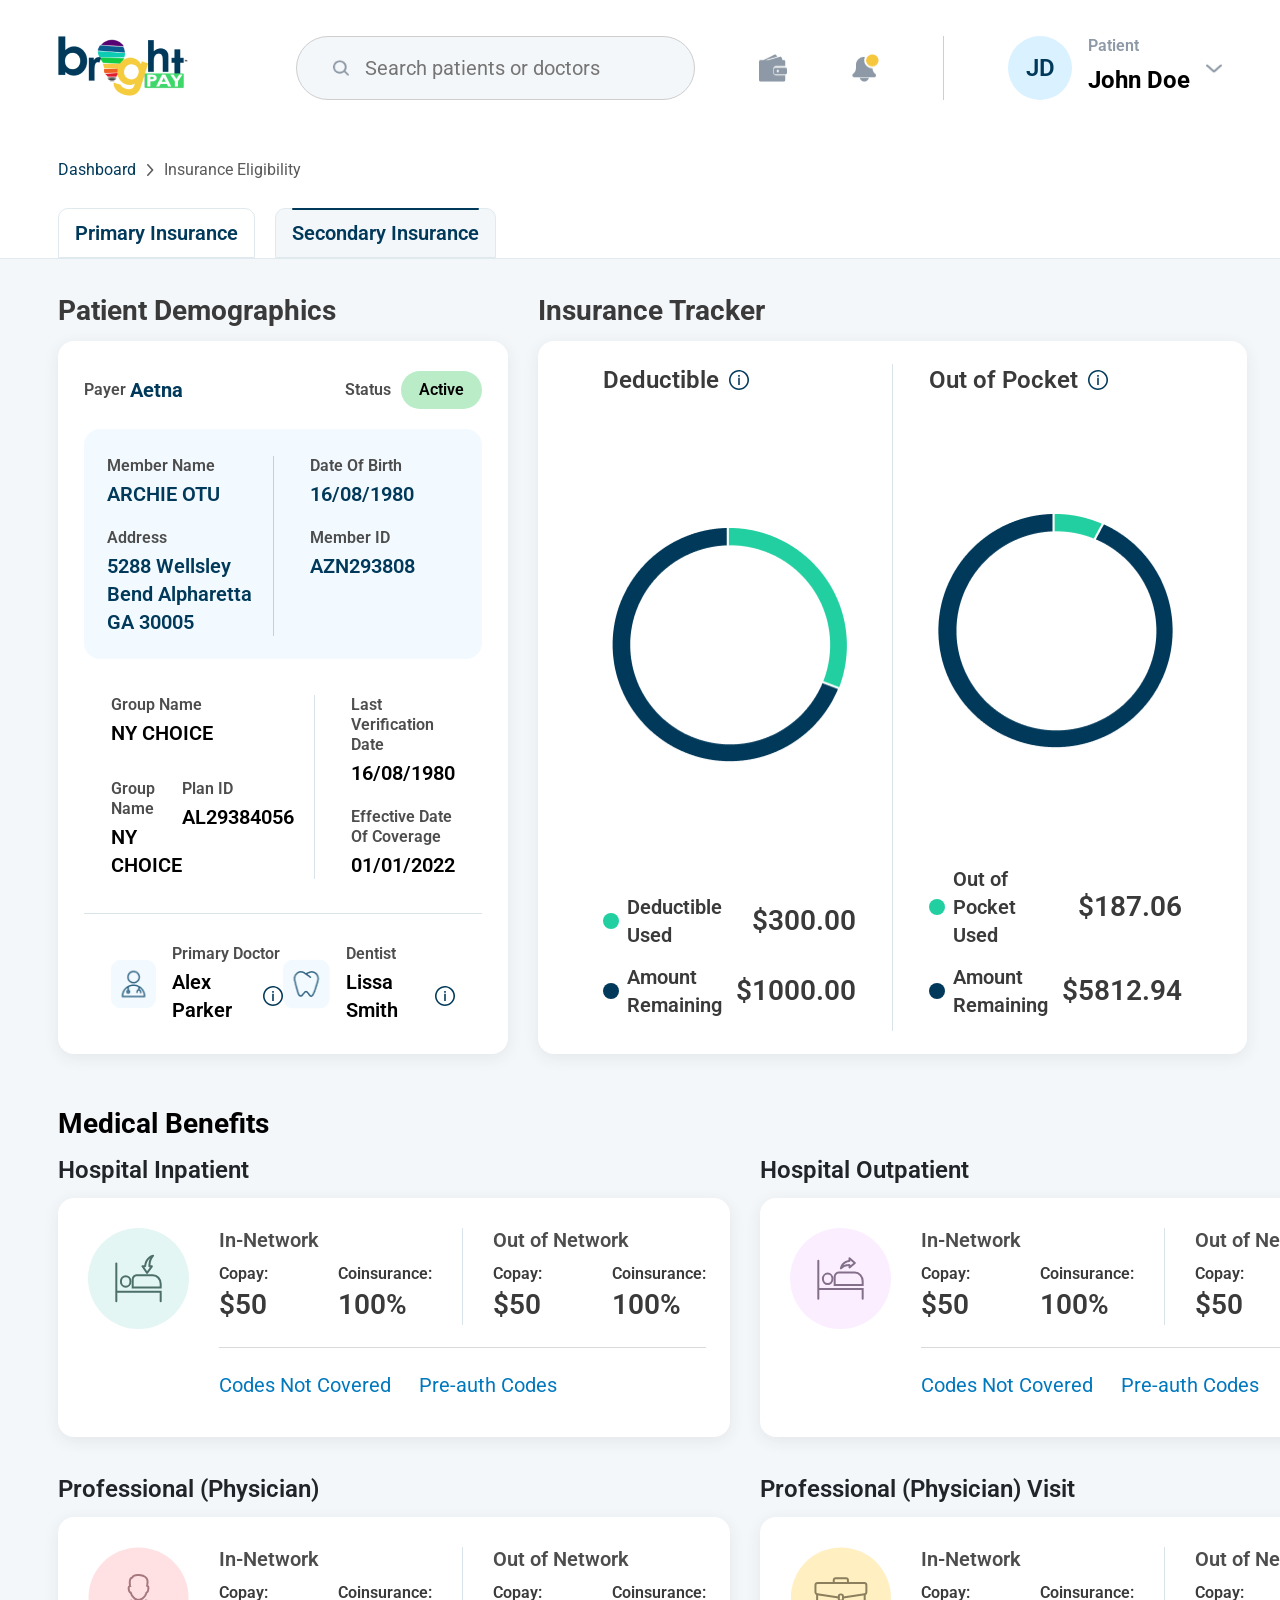
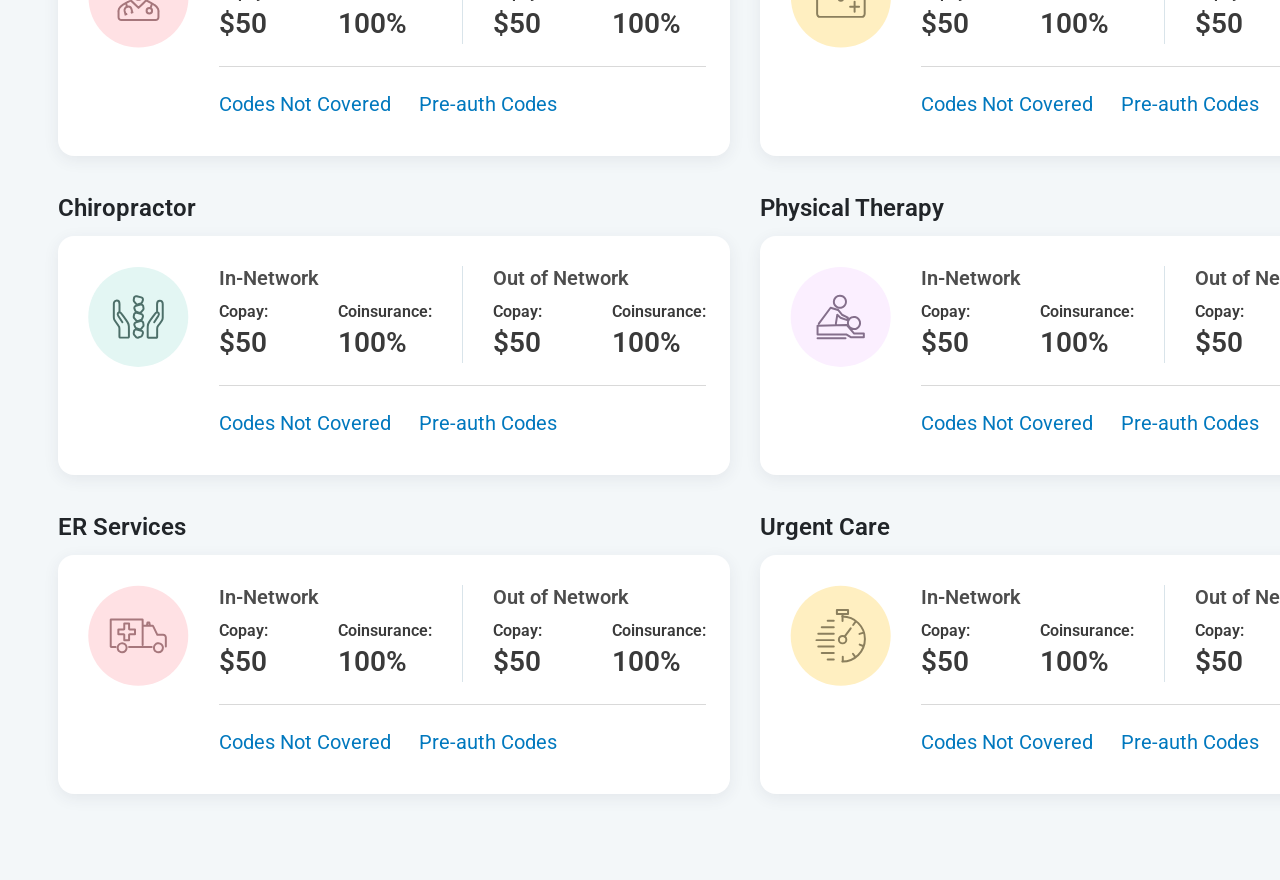
<file: secondary-eligibility-check.html>
<!DOCTYPE html>
<html lang="en">
<head>
  <meta charset="utf-8">
  <meta http-equiv="X-UA-Compatible" content="IE=edge">
  <link rel="icon" href="./images/favicon.ico" type="image/x-icon">
  <meta name="viewport" content="width=device-width, initial-scale=1, shrink-to-fit=no">

  <title>Eligibility Check - Brightpay</title>
  <!-- fonts -->
  <link rel="preconnect" href="https://fonts.googleapis.com">
  <link rel="preconnect" href="https://fonts.gstatic.com" crossorigin>
  <link href="https://fonts.googleapis.com/css2?family=Roboto&display=swap" rel="stylesheet">

  <!-- styles -->
  <link href="https://cdn.jsdelivr.net/npm/bootstrap@5.1.3/dist/css/bootstrap.min.css" rel="stylesheet" integrity="sha384-1BmE4kWBq78iYhFldvKuhfTAU6auU8tT94WrHftjDbrCEXSU1oBoqyl2QvZ6jIW3" crossorigin="anonymous">

  <!-- custom styles -->
  <link rel="stylesheet" href="./css/eligibility-styles.css">

  <!-- javascript -->
  <script src="https://ajax.googleapis.com/ajax/libs/jquery/3.6.0/jquery.min.js"></script>
</head>
<body>

  <div class="root-container d-flex flex-column">
    <div class="d-flex align-items-center navbar-container">
      <div class="col d-flex navbar-left-container">
        <img src="./images/login-logo.png" alt="brightpay-logo" class="brightpay-logo" />
        <div class="col searchbar-container d-flex">
            <img src="./images/search-icon.png" alt="password visible" class="searchbar-icon" />
            <input class="searchbar-input col" placeholder="Search patients or doctors" />
        </div>
      </div>
      <div class="d-flex navbar-right-container">
        <div class="d-flex align-items-center navbar-icons-container">
          <img src="./images/wallet-icon.png" alt="wallet" class="navbar-icon" />
          <img src="./images/notification-icon.png" alt="notifications" class="navbar-icon" />
        </div>
        <div class="d-flex profile-details-container">
          <div class="d-flex align-items-center justify-content-center profile-initials-container">
            <p class="m-0 profile-initials-text">JD</p>
          </div>
          <div class="profile-name-container">
            <p class="profile-type-text">Patient</p>
            <p class="m-0 profile-name-text">John Doe</p>
          </div>
          <img src="./images/chevron-down.png" alt="profile-dropdown" class="col align-self-center profile-dropdown-icon" /> 
        </div>
      </div>
    </div>
    <div class="col d-flex flex-column body-container">
      <div class="d-flex w-100 flex-column page-header-container">
        <div class="d-flex align-items-center breadcrumbs-container">
          <p class="m-0 breadcrumbs-previous">Dashboard</p>
          <img src="./images/chevron-right.svg" alt="right-arrow" class="breadcrumbs-arrow" />
          <p class="m-0 breadcrumbs-current">Insurance Eligibility</p>
        </div>
        <div class="d-flex tab-selector-container">
          <a href="./run-eligibility-check.html" class="d-flex tab-selector-div">
            <p class="m-0 tab-selector-text">Primary Insurance</p>
          </a>
          <a href="./secondary-eligibility-check.html" class="d-flex tab-selector-div active">
            <p class="m-0 tab-selector-text">Secondary Insurance</p>
          </a>
        </div>
      </div>
      <div class="col d-flex flex-column insurance-details-container">
        <div class="d-flex w-100 patient-info-container">
          <div class="col d-flex flex-column patient-info-div">
            <p class="m-0 patient-info-header">Patient Demographics</p>
            <div class="col d-flex flex-column patient-info-card">
              <div class="col d-flex justify-content-between card-top-container">
                <div class="d-flex align-items-center">
                  <p class="m-0 payer-header">Payer</p>
                  <p class="m-0 payer-text">Aetna</p>
                </div>
                <div class="d-flex align-items-center">
                  <p class="m-0 status-header">Status</p>
                  <p class="m-0 status-text">active</p>
                </div>
              </div>
              <div class="col d-flex card-patient-details">
                <div class="col d-flex flex-column patient-details-left">
                  <div class="w-100 d-flex flex-column patient-details-div">
                    <p class="m-0 text-capitalize patient-details-header">Member Name</p>
                    <p class="m-0 text-uppercase patient-details-text">Archie Otu</p>
                  </div>
                  <div class="w-100 d-flex flex-column">
                    <p class="m-0 text-capitalize patient-details-header">Address</p>
                    <p class="m-0 patient-details-text">5288 Wellsley Bend Alpharetta GA 30005</p>
                  </div>
                </div>
                <div class="col d-flex flex-column patient-details-right">
                  <div class="w-100 d-flex flex-column patient-details-div">
                    <p class="m-0 text-capitalize patient-details-header">Date of Birth</p>
                    <p class="m-0 text-uppercase patient-details-text">16/08/1980</p>
                  </div>
                  <div class="w-100 d-flex flex-column">
                    <p class="m-0 text-capitalize patient-details-header">Member ID</p>
                    <p class="m-0 text-uppercase patient-details-text">AZN293808</p>
                  </div>
                </div>
              </div>
              <div class="col d-flex card-body-details">
                <div class="col d-flex flex-column body-details-left">
                  <div class="col d-flex body-details-top">
                    <div class="w-100 d-flex flex-column body-details-div">
                      <p class="m-0 text-capitalize body-details-header">Group Name</p>
                      <p class="m-0 text-uppercase body-details-text">NY CHOICE</p>
                    </div>
                  </div>
                  <div class="col d-flex body-details-bottom">
                    <div class="w-100 d-flex flex-column">
                      <p class="m-0 text-capitalize body-details-header">Group Name</p>
                      <p class="m-0 text-uppercase body-details-text">NY CHOICE</p>
                    </div>
                  <div class="w-100 d-flex flex-column ">
                    <p class="m-0 text-capitalize body-details-header">Plan ID</p>
                    <p class="m-0 body-details-text">AL29384056</p>
                  </div>
                  </div>
                </div>
                <div class="col d-flex flex-column body-details-right">
                  <div class="w-100 d-flex flex-column body-details-div">
                    <p class="m-0 text-capitalize body-details-header">Last Verification Date</p>
                    <p class="m-0 text-uppercase body-details-text">16/08/1980</p>
                  </div>
                  <div class="w-100 d-flex flex-column">
                    <p class="m-0 text-capitalize body-details-header">Effective Date of Coverage</p>
                    <p class="m-0 text-uppercase body-details-text">01/01/2022</p>
                  </div>
                </div>
              </div>
              <div class="col d-flex doctor-details-container">
                <div class="col d-flex align-items-center doctor-details-left">
                  <img src="./images/doctor.png" alt="doctor" class="doctor-image" />
                    <div class="w-100 d-flex flex-column">
                      <p class="m-0 text-capitalize doctor-details-header">Primary Doctor</p>
                      <div class="d-flex align-items-center">
                        <p class="m-0 text-capitalize doctor-details-text">Alex Parker</p>
                        <img src="./images/info-icon.svg" alt="doctor-info" class="doctor-info" />
                      </div>
                    </div>
                  </div>
                <div class="col d-flex align-items-center doctor-details-right">
                  <img src="./images/dentist.png" alt="dentist" class="doctor-image" />
                  <div class="w-100 d-flex flex-column">
                    <p class="m-0 text-capitalize doctor-details-header">Dentist</p>
                    <div class="d-flex align-items-center">
                      <p class="m-0 text-capitalize doctor-details-text">Lissa Smith</p>
                      <img src="./images/info-icon.svg" alt="doctor-info" class="doctor-info" />
                    </div>
                  </div>
                </div>
              </div>
            </div>
          </div>
            <div class="col d-flex flex-column patient-info-div">
              <p class="m-0 patient-info-header">Insurance Tracker</p>
              <div class="col d-flex insurance-details-card">
                <div class="col d-flex flex-column insurance-card-left">
                  <div class="d-flex align-items-center insurance-card-header">
                    <p class="m-0 insurance-card-header-text">Deductible</p>
                    <img src="./images/info-icon.svg" alt="deductible-info" class="insurance-card-info" />
                  </div>
                  <div class="col align-items-center justify-content-center d-flex card-body">
                    <img src="./images/deductible.png" alt="deductible-chart" class="insurance-body-image" />
                  </div>
                  <div class="d-flex card-footer-div">
                    <div class="col d-flex flex-column footer-div">
                      <div class="d-flex align-items-center footer-used-div">
                        <div class="col d-flex align-items-center footer-left-div">
                          <div class="used-color-div"></div>
                          <p class="col m-0 footer-text">Deductible Used</p>
                        </div>
                        <div class="d-flex footer-right-div">
                          <p class="m-0 footer-amount">$300.00</p>
                        </div>
                      </div>
                      <div class="d-flex align-items-center footer-remaining-div">
                        <div class="col d-flex align-items-center footer-left-div">
                          <div class="remaining-color-div"></div>
                          <p class="col m-0 footer-text">Amount Remaining</p>
                        </div>
                        <div class="d-flex footer-right-div">
                          <p class="m-0 footer-amount">$1000.00</p>
                        </div>
                      </div>
                    </div>
                  </div>
                </div>
                <div class="col d-flex flex-column insurance-card-right">
                  <div class="d-flex align-items-center insurance-card-header">
                    <p class="m-0 insurance-card-header-text">Out of Pocket</p>
                    <img src="./images/info-icon.svg" alt="out-of-pocket-info" class="insurance-card-info" />
                  </div>
                  <div class="col align-items-center justify-content-center d-flex card-body">
                    <img src="./images/out-of-pocket.png" alt="out-of-pocket-chart" class="insurance-body-image" />
                  </div>
                  <div class="d-flex card-footer-div">
                    <div class="col d-flex flex-column footer-div">
                      <div class="d-flex align-items-center footer-used-div">
                        <div class="col d-flex align-items-center footer-left-div">
                          <div class="used-color-div"></div>
                          <p class="col m-0 footer-text">Out of Pocket Used</p>
                        </div>
                        <div class="d-flex footer-right-div">
                          <p class="m-0 footer-amount">$187.06</p>
                        </div>
                      </div>
                      <div class="d-flex align-items-center footer-remaining-div">
                        <div class="col d-flex align-items-center footer-left-div">
                          <div class="remaining-color-div"></div>
                          <p class="col m-0 footer-text">Amount Remaining</p>
                        </div>
                        <div class="d-flex footer-right-div">
                          <p class="m-0 footer-amount">$5812.94</p>
                        </div>
                      </div>
                    </div>
                  </div>
                </div>
              </div>
            </div>
          </div>

          <div class="d-flex w-100 flex-column medical-info-container">
            <p class="m-0 medical-benefits-header">Medical Benefits</p>
            <div class="col d-flex medical-cards-container">
              <div class="col d-flex flex-column medical-info-div">
                <p class="m-0 medical-info-title">Hospital Inpatient</p>
                <div class="col d-flex medical-info-card">
                  <img src="./images/inpatient.svg" alt="inpatient info" class="medical-card-image" />
                  <div class="col d-flex flex-column medical-card-details">
                    <div class="col d-flex medical-details-top">
                      <div class="col d-flex flex-column medical-details-left">
                        <p class="m-0 medical-details-header">In-Network</p>
                        <div class="col d-flex align-items-center medical-details-container">
                          <div class="d-flex flex-column medical-details-div">
                            <p class="m-0 medical-details-title">Copay:</p>
                            <p class="m-0 medical-details-value">$50</p>
                          </div>
                          <div class="d-flex flex-column medical-details-div">
                            <p class="m-0 medical-details-title">Coinsurance:</p>
                            <p class="m-0 medical-details-value">100%</p>
                          </div>
                        </div>
                      </div>
                      <div class="col d-flex flex-column medical-details-right">
                        <p class="m-0 medical-details-header">Out of Network</p>
                        <div class="col d-flex align-items-center medical-details-container">
                          <div class="d-flex flex-column medical-details-div">
                            <p class="m-0 medical-details-title">Copay:</p>
                            <p class="m-0 medical-details-value">$50</p>
                          </div>
                          <div class="d-flex flex-column medical-details-div">
                            <p class="m-0 medical-details-title">Coinsurance:</p>
                            <p class="m-0 medical-details-value">100%</p>
                          </div>
                        </div>
                      </div>
                    </div>
                    <div class="col d-flex medical-details-bottom">
                      <p class="medical-footer-text">Codes Not Covered</p>
                      <p class="medical-footer-text">Pre-auth Codes</p>
                    </div>
                  </div>
                </div>
              </div>
  
              <div class="col d-flex flex-column medical-info-div">
                <p class="m-0 medical-info-title">Hospital Outpatient</p>
                <div class="col d-flex medical-info-card">
                  <img src="./images/outpatient.svg" alt="inpatient info" class="medical-card-image" />
                  <div class="col d-flex flex-column medical-card-details">
                    <div class="col d-flex medical-details-top">
                      <div class="col d-flex flex-column medical-details-left">
                        <p class="m-0 medical-details-header">In-Network</p>
                        <div class="col d-flex align-items-center medical-details-container">
                          <div class="d-flex flex-column medical-details-div">
                            <p class="m-0 medical-details-title">Copay:</p>
                            <p class="m-0 medical-details-value">$50</p>
                          </div>
                          <div class="d-flex flex-column medical-details-div">
                            <p class="m-0 medical-details-title">Coinsurance:</p>
                            <p class="m-0 medical-details-value">100%</p>
                          </div>
                        </div>
                      </div>
                      <div class="col d-flex flex-column medical-details-right">
                        <p class="m-0 medical-details-header">Out of Network</p>
                        <div class="col d-flex align-items-center medical-details-container">
                          <div class="d-flex flex-column medical-details-div">
                            <p class="m-0 medical-details-title">Copay:</p>
                            <p class="m-0 medical-details-value">$50</p>
                          </div>
                          <div class="d-flex flex-column medical-details-div">
                            <p class="m-0 medical-details-title">Coinsurance:</p>
                            <p class="m-0 medical-details-value">100%</p>
                          </div>
                        </div>
                      </div>
                    </div>
                    <div class="col d-flex medical-details-bottom">
                      <p class="medical-footer-text">Codes Not Covered</p>
                      <p class="medical-footer-text">Pre-auth Codes</p>
                    </div>
                  </div>
                </div>
              </div>
            </div>
            <div class="col d-flex medical-cards-container">
              <div class="col d-flex flex-column medical-info-div">
                <p class="m-0 medical-info-title">Professional (Physician)</p>
                <div class="col d-flex medical-info-card">
                  <img src="./images/physician.svg" alt="inpatient info" class="medical-card-image" />
                  <div class="col d-flex flex-column medical-card-details">
                    <div class="col d-flex medical-details-top">
                      <div class="col d-flex flex-column medical-details-left">
                        <p class="m-0 medical-details-header">In-Network</p>
                        <div class="col d-flex align-items-center medical-details-container">
                          <div class="d-flex flex-column medical-details-div">
                            <p class="m-0 medical-details-title">Copay:</p>
                            <p class="m-0 medical-details-value">$50</p>
                          </div>
                          <div class="d-flex flex-column medical-details-div">
                            <p class="m-0 medical-details-title">Coinsurance:</p>
                            <p class="m-0 medical-details-value">100%</p>
                          </div>
                        </div>
                      </div>
                      <div class="col d-flex flex-column medical-details-right">
                        <p class="m-0 medical-details-header">Out of Network</p>
                        <div class="col d-flex align-items-center medical-details-container">
                          <div class="d-flex flex-column medical-details-div">
                            <p class="m-0 medical-details-title">Copay:</p>
                            <p class="m-0 medical-details-value">$50</p>
                          </div>
                          <div class="d-flex flex-column medical-details-div">
                            <p class="m-0 medical-details-title">Coinsurance:</p>
                            <p class="m-0 medical-details-value">100%</p>
                          </div>
                        </div>
                      </div>
                    </div>
                    <div class="col d-flex medical-details-bottom">
                      <p class="medical-footer-text">Codes Not Covered</p>
                      <p class="medical-footer-text">Pre-auth Codes</p>
                    </div>
                  </div>
                </div>
              </div>
  
              <div class="col d-flex flex-column medical-info-div">
                <p class="m-0 medical-info-title">Professional (Physician) Visit</p>
                <div class="col d-flex medical-info-card">
                  <img src="./images/visit.svg" alt="inpatient info" class="medical-card-image" />
                  <div class="col d-flex flex-column medical-card-details">
                    <div class="col d-flex medical-details-top">
                      <div class="col d-flex flex-column medical-details-left">
                        <p class="m-0 medical-details-header">In-Network</p>
                        <div class="col d-flex align-items-center medical-details-container">
                          <div class="d-flex flex-column medical-details-div">
                            <p class="m-0 medical-details-title">Copay:</p>
                            <p class="m-0 medical-details-value">$50</p>
                          </div>
                          <div class="d-flex flex-column medical-details-div">
                            <p class="m-0 medical-details-title">Coinsurance:</p>
                            <p class="m-0 medical-details-value">100%</p>
                          </div>
                        </div>
                      </div>
                      <div class="col d-flex flex-column medical-details-right">
                        <p class="m-0 medical-details-header">Out of Network</p>
                        <div class="col d-flex align-items-center medical-details-container">
                          <div class="d-flex flex-column medical-details-div">
                            <p class="m-0 medical-details-title">Copay:</p>
                            <p class="m-0 medical-details-value">$50</p>
                          </div>
                          <div class="d-flex flex-column medical-details-div">
                            <p class="m-0 medical-details-title">Coinsurance:</p>
                            <p class="m-0 medical-details-value">100%</p>
                          </div>
                        </div>
                      </div>
                    </div>
                    <div class="col d-flex medical-details-bottom">
                      <p class="medical-footer-text">Codes Not Covered</p>
                      <p class="medical-footer-text">Pre-auth Codes</p>
                    </div>
                  </div>
                </div>
              </div>
            </div>
            <div class="col d-flex medical-cards-container">
              <div class="col d-flex flex-column medical-info-div">
                <p class="m-0 medical-info-title">Chiropractor</p>
                <div class="col d-flex medical-info-card">
                  <img src="./images/chiropractor.svg" alt="inpatient info" class="medical-card-image" />
                  <div class="col d-flex flex-column medical-card-details">
                    <div class="col d-flex medical-details-top">
                      <div class="col d-flex flex-column medical-details-left">
                        <p class="m-0 medical-details-header">In-Network</p>
                        <div class="col d-flex align-items-center medical-details-container">
                          <div class="d-flex flex-column medical-details-div">
                            <p class="m-0 medical-details-title">Copay:</p>
                            <p class="m-0 medical-details-value">$50</p>
                          </div>
                          <div class="d-flex flex-column medical-details-div">
                            <p class="m-0 medical-details-title">Coinsurance:</p>
                            <p class="m-0 medical-details-value">100%</p>
                          </div>
                        </div>
                      </div>
                      <div class="col d-flex flex-column medical-details-right">
                        <p class="m-0 medical-details-header">Out of Network</p>
                        <div class="col d-flex align-items-center medical-details-container">
                          <div class="d-flex flex-column medical-details-div">
                            <p class="m-0 medical-details-title">Copay:</p>
                            <p class="m-0 medical-details-value">$50</p>
                          </div>
                          <div class="d-flex flex-column medical-details-div">
                            <p class="m-0 medical-details-title">Coinsurance:</p>
                            <p class="m-0 medical-details-value">100%</p>
                          </div>
                        </div>
                      </div>
                    </div>
                    <div class="col d-flex medical-details-bottom">
                      <p class="medical-footer-text">Codes Not Covered</p>
                      <p class="medical-footer-text">Pre-auth Codes</p>
                    </div>
                  </div>
                </div>
              </div>
  
              <div class="col d-flex flex-column medical-info-div">
                <p class="m-0 medical-info-title">Physical Therapy</p>
                <div class="col d-flex medical-info-card">
                  <img src="./images/physical-therapy.svg" alt="inpatient info" class="medical-card-image" />
                  <div class="col d-flex flex-column medical-card-details">
                    <div class="col d-flex medical-details-top">
                      <div class="col d-flex flex-column medical-details-left">
                        <p class="m-0 medical-details-header">In-Network</p>
                        <div class="col d-flex align-items-center medical-details-container">
                          <div class="d-flex flex-column medical-details-div">
                            <p class="m-0 medical-details-title">Copay:</p>
                            <p class="m-0 medical-details-value">$50</p>
                          </div>
                          <div class="d-flex flex-column medical-details-div">
                            <p class="m-0 medical-details-title">Coinsurance:</p>
                            <p class="m-0 medical-details-value">100%</p>
                          </div>
                        </div>
                      </div>
                      <div class="col d-flex flex-column medical-details-right">
                        <p class="m-0 medical-details-header">Out of Network</p>
                        <div class="col d-flex align-items-center medical-details-container">
                          <div class="d-flex flex-column medical-details-div">
                            <p class="m-0 medical-details-title">Copay:</p>
                            <p class="m-0 medical-details-value">$50</p>
                          </div>
                          <div class="d-flex flex-column medical-details-div">
                            <p class="m-0 medical-details-title">Coinsurance:</p>
                            <p class="m-0 medical-details-value">100%</p>
                          </div>
                        </div>
                      </div>
                    </div>
                    <div class="col d-flex medical-details-bottom">
                      <p class="medical-footer-text">Codes Not Covered</p>
                      <p class="medical-footer-text">Pre-auth Codes</p>
                    </div>
                  </div>
                </div>
              </div>
            </div>
            <div class="col d-flex medical-cards-container">
              <div class="col d-flex flex-column medical-info-div">
                <p class="m-0 medical-info-title">ER Services</p>
                <div class="col d-flex medical-info-card">
                  <img src="./images/er-services.svg" alt="inpatient info" class="medical-card-image" />
                  <div class="col d-flex flex-column medical-card-details">
                    <div class="col d-flex medical-details-top">
                      <div class="col d-flex flex-column medical-details-left">
                        <p class="m-0 medical-details-header">In-Network</p>
                        <div class="col d-flex align-items-center medical-details-container">
                          <div class="d-flex flex-column medical-details-div">
                            <p class="m-0 medical-details-title">Copay:</p>
                            <p class="m-0 medical-details-value">$50</p>
                          </div>
                          <div class="d-flex flex-column medical-details-div">
                            <p class="m-0 medical-details-title">Coinsurance:</p>
                            <p class="m-0 medical-details-value">100%</p>
                          </div>
                        </div>
                      </div>
                      <div class="col d-flex flex-column medical-details-right">
                        <p class="m-0 medical-details-header">Out of Network</p>
                        <div class="col d-flex align-items-center medical-details-container">
                          <div class="d-flex flex-column medical-details-div">
                            <p class="m-0 medical-details-title">Copay:</p>
                            <p class="m-0 medical-details-value">$50</p>
                          </div>
                          <div class="d-flex flex-column medical-details-div">
                            <p class="m-0 medical-details-title">Coinsurance:</p>
                            <p class="m-0 medical-details-value">100%</p>
                          </div>
                        </div>
                      </div>
                    </div>
                    <div class="col d-flex medical-details-bottom">
                      <p class="medical-footer-text">Codes Not Covered</p>
                      <p class="medical-footer-text">Pre-auth Codes</p>
                    </div>
                  </div>
                </div>
              </div>
  
              <div class="col d-flex flex-column medical-info-div">
                <p class="m-0 medical-info-title">Urgent Care</p>
                <div class="col d-flex medical-info-card">
                  <img src="./images/urgent-care.svg" alt="inpatient info" class="medical-card-image" />
                  <div class="col d-flex flex-column medical-card-details">
                    <div class="col d-flex medical-details-top">
                      <div class="col d-flex flex-column medical-details-left">
                        <p class="m-0 medical-details-header">In-Network</p>
                        <div class="col d-flex align-items-center medical-details-container">
                          <div class="d-flex flex-column medical-details-div">
                            <p class="m-0 medical-details-title">Copay:</p>
                            <p class="m-0 medical-details-value">$50</p>
                          </div>
                          <div class="d-flex flex-column medical-details-div">
                            <p class="m-0 medical-details-title">Coinsurance:</p>
                            <p class="m-0 medical-details-value">100%</p>
                          </div>
                        </div>
                      </div>
                      <div class="col d-flex flex-column medical-details-right">
                        <p class="m-0 medical-details-header">Out of Network</p>
                        <div class="col d-flex align-items-center medical-details-container">
                          <div class="d-flex flex-column medical-details-div">
                            <p class="m-0 medical-details-title">Copay:</p>
                            <p class="m-0 medical-details-value">$50</p>
                          </div>
                          <div class="d-flex flex-column medical-details-div">
                            <p class="m-0 medical-details-title">Coinsurance:</p>
                            <p class="m-0 medical-details-value">100%</p>
                          </div>
                        </div>
                      </div>
                    </div>
                    <div class="col d-flex medical-details-bottom">
                      <p class="medical-footer-text">Codes Not Covered</p>
                      <p class="medical-footer-text">Pre-auth Codes</p>
                    </div>
                  </div>
                </div>
              </div>
            </div>

            </div>
      </div>
    </div>

  </div>
<!-- scripts -->
<script src="https://cdn.jsdelivr.net/npm/bootstrap@5.1.3/dist/js/bootstrap.bundle.min.js" integrity="sha384-ka7Sk0Gln4gmtz2MlQnikT1wXgYsOg+OMhuP+IlRH9sENBO0LRn5q+8nbTov4+1p" crossorigin="anonymous"></script>
<script>
$(document).ready( function() {
    var now = new Date();
    var month = (now.getMonth() + 1);               
    var day = now.getDate();
    if (month < 10) 
        month = "0" + month;
    if (day < 10) 
        day = "0" + day;
    var today = now.getFullYear() + '-' + month + '-' + day;
    $('.date-input').val(today);
});
</script>
</body>
</html>
</file>
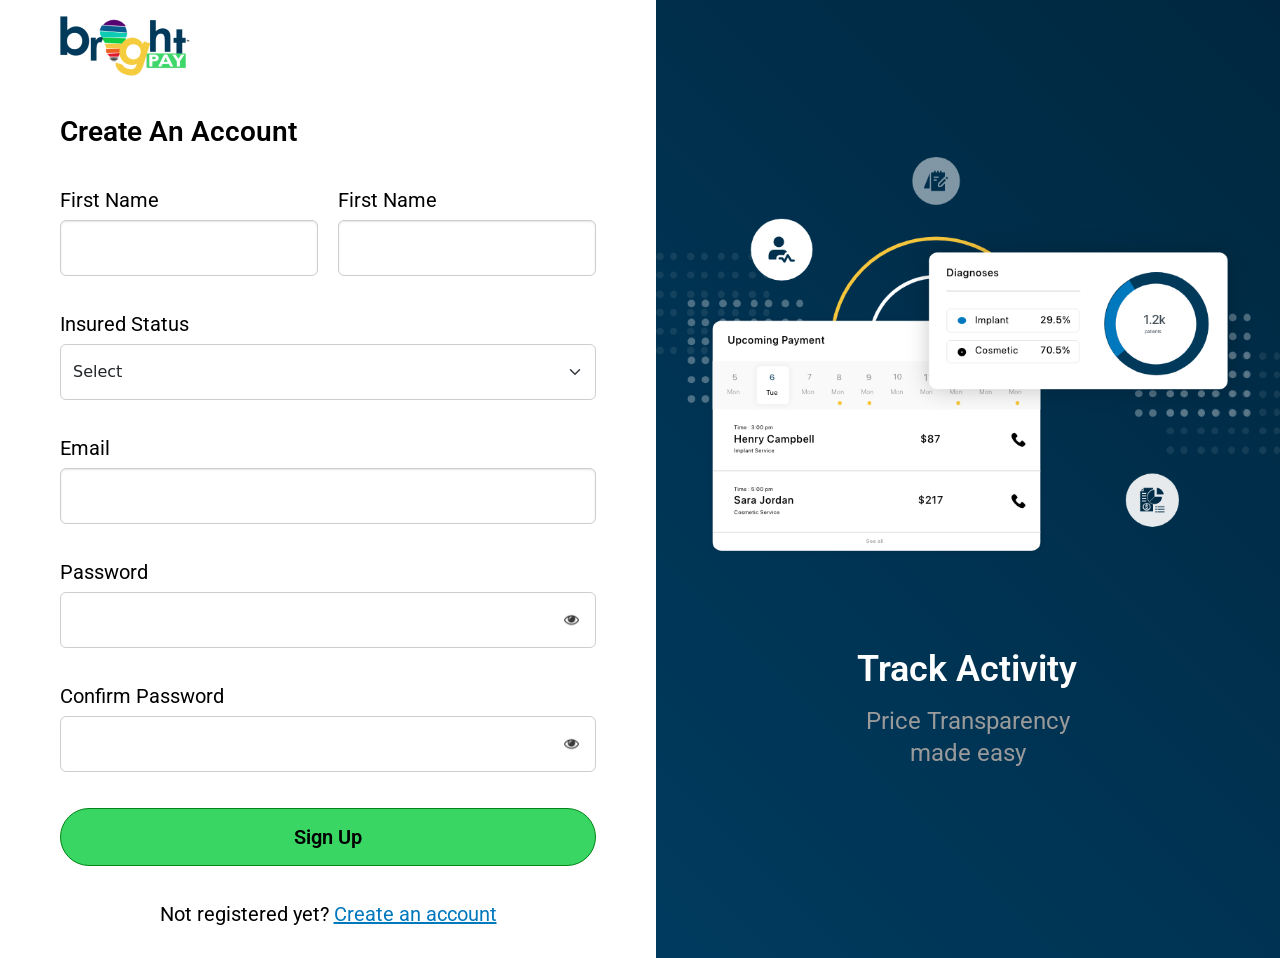
<file: sign-up-manually.html>
<!DOCTYPE html>
<html lang="en">
<head>
  <meta charset="utf-8">
  <meta http-equiv="X-UA-Compatible" content="IE=edge">
  <link rel="icon" href="./images/favicon.ico" type="image/x-icon">
  <meta name="viewport" content="width=device-width, initial-scale=1, shrink-to-fit=no">

  <title>Sign up manually - Brightpay</title>
  <!-- fonts -->
  <link rel="preconnect" href="https://fonts.googleapis.com">
  <link rel="preconnect" href="https://fonts.gstatic.com" crossorigin>
  <link href="https://fonts.googleapis.com/css2?family=Roboto&display=swap" rel="stylesheet">

  <!-- styles -->
  <link rel="stylesheet" href="./css/docs.theme.min.css">
  <link rel="stylesheet" href="./css/owl.carousel.min.css">
  <link rel="stylesheet" href="./css/owl.theme.default.min.css">
  <link href="https://cdn.jsdelivr.net/npm/bootstrap@5.1.3/dist/css/bootstrap.min.css" rel="stylesheet" integrity="sha384-1BmE4kWBq78iYhFldvKuhfTAU6auU8tT94WrHftjDbrCEXSU1oBoqyl2QvZ6jIW3" crossorigin="anonymous">
  <!-- custom styles -->
  <link rel="stylesheet" href="./css/login-styles.css">

  <!-- javascript -->
  <script src="https://ajax.googleapis.com/ajax/libs/jquery/3.6.0/jquery.min.js"></script>
  <script src="./js/owl.carousel.js"></script>
</head>
<body>

  <div class="root-container d-flex">
    <div class="login-main-container col d-flex align-items-center justify-content-center">
      <div class="login-form-container col d-flex flex-column">
        <img src="./images/login-logo.png" alt="brightpay-logo" class="login-logo" />
        <p class="login-header">Create an account</p>
        <div class="form-multi-column-container col d-flex align-items-center">
          <div class="form-input-container col d-flex flex-column ">
            <p class="form-input-header">First Name</p>
            <input class="form-input" />
          </div>
          <div class="form-input-container col d-flex flex-column">
            <p class="form-input-header">First Name</p>
            <input class="form-input" />
          </div>
        </div>
          
        <div class="form-input-container">
          <p class="form-input-header">Insured Status</p>
          <select class="form-control form-select form-input">
            <option selected disabled>Select</option>
            <option value="yes">Yes</option>
            <option value="no">No</option>
          </select>
        </div>

        <div class="form-input-container">
          <p class="form-input-header">Email</p>
          <input class="form-input" />
        </div>
        <div class="form-input-container">
          <p class="form-input-header">Password</p>
          <div class="form-input d-flex">
            <input class="form-password-input" type="password" />
            <img src="./images/visible.png" alt="password visible" class="password-eye" />
          </div>
        </div>
        <div class="form-input-container">
          <p class="form-input-header">Confirm Password</p>
          <div class="form-input d-flex">
            <input class="form-password-input" type="password" />
            <img src="./images/visible.png" alt="password visible" class="password-eye" />
          </div>
        </div>
        <a class="signup-btn" href="./dashboard-primary.html">Sign Up</a>
        <p class="not-registered-text">Not registered yet? <a href="./sign-up.html" class="create-account-link">Create an account</a></p>
      </div>
    </div>
    <div class="login-gradient-container col d-flex col align-items-center justify-content-center flex-column">
      <img src="./images/login-slide.png" alt="activity info" class="login-image" />
      <div class="login-image-text-container">
        <p class="login-image-header">Track Activity</p>
        <p class="login-image-info">Price Transparency made easy</p>
      </div>
    </div>
  </div>
  <!-- owl carousel -->
  <!-- <section id="demos">
    <div class="row">
      <div class="large-12 columns">
        <div class="owl-carousel owl-theme">
          <div class="item">
            <h4>1</h4>
          </div>
          <div class="item">
            <h4>2</h4>
          </div>
          <div class="item">
            <h4>3</h4>
          </div>
        </div>
      </div>
    </div>
  </section> -->
  
<!-- scripts -->
<script src="https://cdn.jsdelivr.net/npm/bootstrap@5.1.3/dist/js/bootstrap.bundle.min.js" integrity="sha384-ka7Sk0Gln4gmtz2MlQnikT1wXgYsOg+OMhuP+IlRH9sENBO0LRn5q+8nbTov4+1p" crossorigin="anonymous"></script>
<script>
  $(document).ready(function() {
    var owl = $('.owl-carousel');
    owl.owlCarousel({
      margin: 10,
      nav: true,
      loop: true,
      items: 1,
    })
  })
</script>
</body>
</html>
</file>
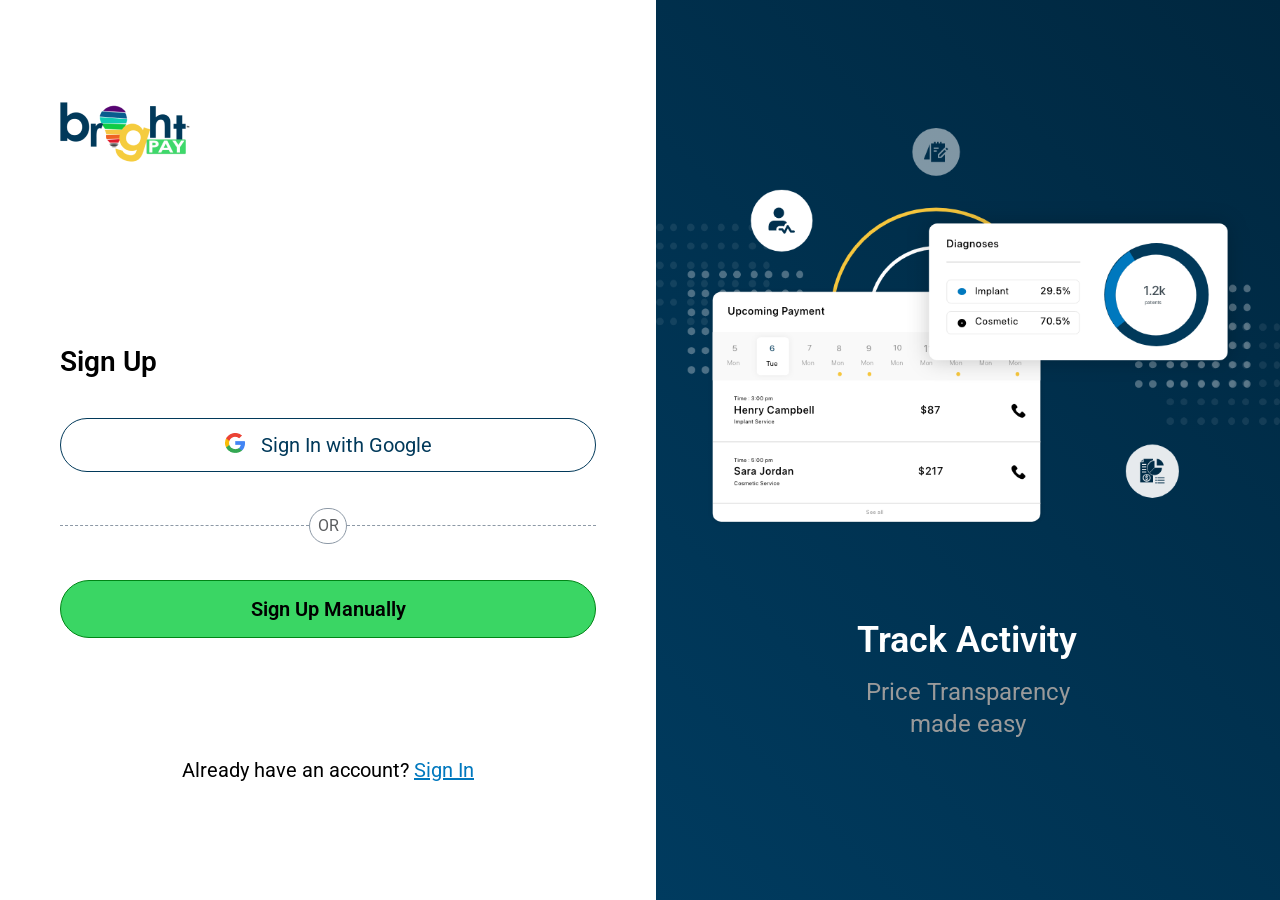
<file: sign-up.html>
<!DOCTYPE html>
<html lang="en">
<head>
  <meta charset="utf-8">
  <meta http-equiv="X-UA-Compatible" content="IE=edge">
  <link rel="icon" href="./images/favicon.ico" type="image/x-icon">
  <meta name="viewport" content="width=device-width, initial-scale=1, shrink-to-fit=no">

  <title>Sign up - Brightpay</title>
  <!-- fonts -->
  <link rel="preconnect" href="https://fonts.googleapis.com">
  <link rel="preconnect" href="https://fonts.gstatic.com" crossorigin>
  <link href="https://fonts.googleapis.com/css2?family=Roboto&display=swap" rel="stylesheet">

  <!-- styles -->
  <link rel="stylesheet" href="./css/docs.theme.min.css">
  <link rel="stylesheet" href="./css/owl.carousel.min.css">
  <link rel="stylesheet" href="./css/owl.theme.default.min.css">
  <link href="https://cdn.jsdelivr.net/npm/bootstrap@5.1.3/dist/css/bootstrap.min.css" rel="stylesheet" integrity="sha384-1BmE4kWBq78iYhFldvKuhfTAU6auU8tT94WrHftjDbrCEXSU1oBoqyl2QvZ6jIW3" crossorigin="anonymous">
  <!-- custom styles -->
  <link rel="stylesheet" href="./css/login-styles.css">

  <!-- javascript -->
  <script src="https://ajax.googleapis.com/ajax/libs/jquery/3.6.0/jquery.min.js"></script>
  <script src="./js/owl.carousel.js"></script>
</head>
<body>

  <div class="root-container d-flex">
    <div class="login-main-container col d-flex align-items-center justify-content-center">
      <div class="login-form-container col d-flex flex-column">
        <img src="./images/login-logo.png" alt="brightpay-logo" class="login-logo" style="margin-bottom: 180px" />
        <p class="login-header">Sign Up</p>
        <div class="google-btn-container d-flex justify-content-center ">
          <img src="./images/google-icon.png" alt="google-login" class="google-btn-image" />
          <p class="google-btn-text">Sign In with Google</p>
        </div>
        <div class="separator-container d-flex align-items-center justify-content-center">
          <div class="separator-line col"></div>
          <div class="separator-text d-flex align-items-center justify-content-center">OR</div>
          <div class="separator-line col"></div>
        </div>
        <a class="login-btn" href="./sign-up-manually.html">Sign Up Manually</a>
        <p class="not-registered-text">Already have an account? <a href="./login.html" class="create-account-link">Sign In</a></p>
      </div>
    </div>
    <div class="login-gradient-container col d-flex col align-items-center justify-content-center flex-column">
      <img src="./images/login-slide.png" alt="activity info" class="login-image" />
      <div class="login-image-text-container">
        <p class="login-image-header">Track Activity</p>
        <p class="login-image-info">Price Transparency made easy</p>
      </div>
    </div>
  </div>
  <!-- owl carousel -->
  <!-- <section id="demos">
    <div class="row">
      <div class="large-12 columns">
        <div class="owl-carousel owl-theme">
          <div class="item">
            <h4>1</h4>
          </div>
          <div class="item">
            <h4>2</h4>
          </div>
          <div class="item">
            <h4>3</h4>
          </div>
        </div>
      </div>
    </div>
  </section> -->
  
<!-- scripts -->
<script src="https://cdn.jsdelivr.net/npm/bootstrap@5.1.3/dist/js/bootstrap.bundle.min.js" integrity="sha384-ka7Sk0Gln4gmtz2MlQnikT1wXgYsOg+OMhuP+IlRH9sENBO0LRn5q+8nbTov4+1p" crossorigin="anonymous"></script>
<script>
  $(document).ready(function() {
    var owl = $('.owl-carousel');
    owl.owlCarousel({
      margin: 10,
      nav: true,
      loop: true,
      items: 1,
    })
  })
</script>
</body>
</html>
</file>
<file: css/login-styles.css>
.root-container {
  min-height: 100vh;
}

.login-main-container {
  max-width: 812px;
  padding: 16px;
}

.login-form-container {
  max-width: 536px;
}

.login-logo {
  width: 130px;
  height: 60px;
  margin-bottom: 36px;
}

.login-header {
  font-family: 'Roboto';
  font-weight: 600;
  font-size: 28px;
  line-height: 40px;
  color: #000;
  text-transform: capitalize;
  margin-bottom: 36px;
}

.google-btn-container {
  border: 1.5px solid #01395A;
  border-radius: 110px;
  padding: 14px 0px;
  margin-bottom: 36px;
}

.google-btn-image {
  width: 20px;
  height: 20px;
}

.google-btn-text {
  font-family: 'Roboto';
  font-weight: 400;
  font-size: 20px;
  line-height: 24px;
  color: #01395A;
  margin-left: 16px;
  margin-bottom: 0px;
}

.separator-container {
  margin-bottom: 36px;
}

.separator-line {
  border-bottom: 1px dashed #8D99A6;
}

.separator-text {
  font-family: 'Roboto';
  font-style: normal;
  font-weight: 400;
  font-size: 16px;
  line-height: 20px;
  color: #5B5D5F;
  border: 1px solid #8D99A6;
  border-radius: 90px;
  width: 37.17px;
  height: 36.18px;
}

.form-input-container {
  margin-bottom: 36px;
}

.form-input-header {
  font-family: 'Roboto';
  font-weight: 400;
  font-size: 20px;
  line-height: 24px;
  color: #000;
  margin-bottom: 8px;
}

.form-input {
  border: 1px solid #CECECE !important;
  border-radius: 6px !important;
  height: 56px !important;
  margin: 0px !important;
}

.form-password-input {
  background-color: transparent !important;
  border: 0px !important;
  height: 56px !important;
  box-shadow: none !important;
}

.password-eye {
  width: 16px;
  height: 16px;
  align-self: center;
  margin-left: 16px;
  margin-right: 16px;
}

.checkbox {
  width: 30px;
  height: 30px;
}

.checkbox-text {
  font-family: 'Roboto';
  font-weight: 400;
  font-size: 20px;
  line-height: 24px;
  color: #000;
  margin-left: 8px;
}

.forgot-password-link {
  font-family: 'Roboto';
  font-weight: 400;
  font-size: 20px;
  line-height: 24px;
  text-decoration: underline;
  color: #0078BE;
  cursor: pointer;
}

.login-btn {
  background: #3AD664;
  border: 1px solid #008516;
  border-radius: 110px;
  font-family: 'Roboto';
  font-weight: 600;
  font-size: 20px;
  line-height: 24px;
  color: #000;
  text-align: center;
  padding: 16px 0px;
  text-transform: capitalize;
  text-decoration: none;
  margin-bottom: 120px;
  cursor: pointer;
}

.signup-btn {
  background: #3AD664;
  border: 1px solid #008516;
  border-radius: 110px;
  font-family: 'Roboto';
  font-weight: 600;
  font-size: 20px;
  line-height: 24px;
  color: #000;
  text-align: center;
  padding: 16px 0px;
  text-transform: capitalize;
  text-decoration: none;
  margin-bottom: 36px;
  cursor: pointer;
}

.login-btn:hover, .login-btn:focus {
  color: #000;
}

.not-registered-text {
  font-family: 'Roboto';
  font-weight: 400;
  font-size: 20px;
  line-height: 24px;
  color: #000;
  text-align: center;
}

.create-account-link {
  font-family: 'Roboto';
  font-weight: 400;
  font-size: 20px;
  line-height: 24px;
  color: #0078BE;
  cursor: pointer;
}

.form-multi-column-container {
  gap: 20px;
}

.form-select::after {
  font-family: "Ionicons";
  content: '\f123';
  border-top: none;
  border-right: none;
  border-bottom: none;
  border-left: none;
  margin-right: 1rem;
}

.form-select::after {
  font-family: "Ionicons";
  content: "\f126";
  border-top: 0;
  border-right: 0;
  border-bottom: 0;
  border-left: 0;
}

.login-gradient-container {
    background-image:
      linear-gradient(
        45deg, 
        #003B5F, #00273F
      );
      width: auto;
}

.login-image {
  margin-bottom: 88px;
}

.login-image-text-container {
  max-width: 222px;
}

.login-image-header {
  font-family: 'Roboto', sans-serif;
  font-weight: 600;
  font-size: 36px;
  line-height: 48px;
  margin-bottom: 12px;
  color: #fff;
  text-transform: capitalize;
}

.login-image-info {
  font-family: 'Roboto', sans-serif;
  font-weight: 400;
  font-size: 24px;
  line-height: 32px;
  text-align: center;
  color: #9A9A9A;
  margin-bottom: 32px;
}
</file>
<file: css/dashboard-styles.css>
.root-container {
  min-height: 100vh;
  background-color: #F3F7F9;
}

.navbar-container {
  background-color: #fff;
  height: 136px;
  padding-left: 58px;
  padding-right: 58px;
  box-shadow: 0px 4px 6px rgba(45, 55, 81, 0.05);
}

.brightpay-logo {
  width: 130px;
  height: 60px;
  margin-right: 108px;
}

.searchbar-container {
  background-color: #F3F7F9;
  border: 1px solid #CECECE;
  border-radius: 32px;
  height: 64px;
  width: 360px;
  max-width: 540px;
  margin: 0px;
}

.searchbar-input {
  font-family: 'Roboto';
  font-weight: 400;
  font-size: 20px;
  line-height: 24px;
  color: #000;
  background-color: transparent !important;
  border: 0px !important;
  box-shadow: none !important;
  padding: 0px;
}

.searchbar-input:focus-visible {
  outline: 0px;
}

.searchbar-icon {
  width: 16px;
  height: 16px;
  align-self: center;
  margin-left: 36px;
  margin-right: 16px;
}

.navbar-right-container {
  margin-left: 64px;
}

.navbar-icons-container {
  border-right: 1px solid #CECECE;
}

.navbar-icon {
  width: 28px;
  height: 28px;
  margin-right: 64px;
}

.profile-details-container {
  margin-left: 64px;
}

.profile-initials-container {
  width: 64px;
  height: 64px;
  background-color: #DAF1FF;
  border-radius: 50%;
  margin-right: 16px;
}

.profile-initials-text {
  font-family: 'Roboto';
  font-weight: 600;
  font-size: 24px;
  line-height: 32px;
  color: #01395A;
}

.profile-type-text {
  font-family: 'Roboto';
  font-weight: 600;
  font-size: 16px;
  line-height: 20px;
  color: #8D99A6;
  margin-bottom: 4px !important;
}

.profile-name-text {
  font-family: 'Roboto';
  font-weight: 700;
  font-size: 24px;
  line-height: 40px;
  color: #000000;
}

.profile-dropdown-icon {
  width: 16px;
  height: 16px;
  margin-left: 16px;
}

.sidebar {
  background-color: #fff;
  width: 312px;
  padding-top: 52px;
  padding-right: 32px;
}

.sidebar-item {
  height: 60px;
}

.sidebar-active {
  width: 10px;
  height: 100%;
  background: #01395A;
  border-radius: 0px 16px 16px 0px;
}

.sidebar-inactive {
  width: 10px;
  height: 100%;
  background-color: transparent;
  border-radius: 0px 16px 16px 0px;
}

.sidebar-text-container {
  margin-left: 14px;
  text-decoration: none;
}

.sidebar-text-container.active {
  background-color: #01395A;
  border-radius: 16px;
}

.sidebar-icon {
  width: 16px;
  height: 16px;
  margin-left: 28px;
  margin-right: 16px;
}

.sidebar-text-active {
  font-family: 'Roboto';
  font-weight: 600;
  font-size: 20px;
  line-height: 24px;
  color: #fff;
  text-decoration: none;
}

.sidebar-text-inactive {
  font-family: 'Roboto';
  font-weight: 600;
  font-size: 20px;
  line-height: 24px;
  color: #8D99A6;
}

.dashboard-container {
  padding: 32px 58px 58px 32px;
}

.dashboard-title {
  font-family: 'Roboto';
  font-weight: 400;
  font-size: 32px;
  line-height: 40px;
  color: #000000;
  margin-bottom: 36px !important;
}

.check-eligibility-div {
  width: 100%;
  flex: 0 0 auto;
  padding: 32px;
  background: #FFFFFF;
  box-shadow: 0px 5px 15px rgba(0, 0, 0, 0.1);
  border-radius: 24px;
}

.check-eligibility-header {
  margin-bottom: 60px;
}

.eligibility-image-container {
  width: 56px;
  height: 56px;
  background-color: #DAF1FF;
  border-radius: 110px;
  margin-right: 16px;
}

.check-eligibility-image {
  width: 24px;
  height: 24px;
}

.check-eligibility-title {
  font-family: 'Roboto';
  font-weight: 400;
  font-size: 28px;
  line-height: 40px;
  color: #000;
}

.approved-insurance-container {
  background: #F3F7F9;
  border-radius: 24px;
  padding: 26px 24px 24px 24px;
}

.approved-insurance-container:not(:last-child) {
  margin-bottom: 60px;
}

.approved-footer-left-container {
  max-width: 700px;
}

.approved-insurance-header-container {
  margin-bottom: 24px;
}

.approved-header-text {
  font-family: 'Roboto';
  font-weight: 600;
  font-size: 20px;
  line-height: 24px;
  color: #01395A;
}

.approved-status-container {
  background: #0078BE;
  border-radius: 6px;
  padding: 4px 16px;
  margin-left: 16px;
}

.approved-status-text {
  font-family: 'Roboto';
  font-weight: 600;
  font-size: 16px;
  line-height: 20px;
  color: #fff;
}

.footer-info-title {
  font-family: 'Roboto';
  font-weight: 400;
  font-size: 16px;
  line-height: 20px;
  color: #5B5D5F;
  margin-bottom: 4px;
}

.footer-info-text {
  font-family: 'Roboto';
  font-weight: 600;
  font-size: 20px;
  line-height: 24px;
  color: #3A3A3A;
}

.view-info-div {
  margin-left: 60px;
  border: 1.5px solid #01395A;
  border-radius: 110px;
  padding: 14px 36px;
  cursor: pointer;
  text-decoration: none;
}

.view-info-text {
  font-family: 'Roboto';
  font-weight: 400;
  font-size: 20px;
  line-height: 24px;
  color: #01395A;
}

.info-options-container {
  margin-left: 32px;
  margin-right: 16px;
  cursor: pointer;
  text-decoration: none;
}

.info-options-div {
  width: 4px;
  height: 4px;
  border-radius: 50%;
  background: #01395A;
}

.info-options-div:not(:last-child) {
  margin-bottom: 4px;
}


.eligibility-info-container {
  margin-bottom: 32px;
}

.eligibility-info-header {
  font-family: 'Roboto';
  font-weight: 600;
  font-size: 24px;
  line-height: 32px;
  color: #5B5D5F;
  margin-bottom: 32px !important;
}

.eligibility-form-container {
  gap: 32px 20px;
}

.insurance-div {
  width: 150px;
  padding: 16px 0px;
  border: 1px solid #0078BE;
  cursor: pointer;
}

.primary-insurance-div {
  border-top-left-radius: 6px;
  border-bottom-left-radius: 6px;
}

.secondary-insurance-div {
  border-top-right-radius: 6px;
  border-bottom-right-radius: 6px;
}

.insurance-div.active {
  background-color: #DAF1FF;
}

.insurance-type-text {
  font-family: 'Roboto';
  font-weight: 400;
  font-size: 20px;
  line-height: 24px;
  color: #3A3A3A;
}

.insurance-type-text.active {
  color: #01395A;
}

.eligibility-form-top-container {
  gap: 20px;
}

.eligibility-form-bottom-container {
  gap: 20px;
}

.form-title {
  font-family: 'Roboto';
  font-weight: 400;
  font-size: 20px;
  line-height: 24px;
  color: #000;
  margin-bottom: 8px !important;
}

.form-input {
  background-color: #fff;
  border: 1px solid #CECECE;
  border-radius: 6px;
  width: 300px;
  height: 56px;
}

.date-input {
 padding-left: 16px;
 padding-right: 20px;
}

.save-info-input {
  position: absolute;
  opacity: 0;
  cursor: pointer;
  height: 0;
  width: 0;
}

/* The container */
.custom-checkbox-container {
  display: block;
  position: relative;
  padding-left: 30px;
  margin-bottom: 30px;
  cursor: pointer;
  -webkit-user-select: none;
  -moz-user-select: none;
  -ms-user-select: none;
  user-select: none;
}

/* Hide the browser's default checkbox */
.custom-checkbox-container .save-info-input {
  position: absolute;
  opacity: 0;
  cursor: pointer;
  height: 0;
  width: 0;
}

/* Create a custom checkbox */
.save-info-span {
  position: absolute;
  top: 0;
  left: 0;
  height: 30px;
  width: 30px;
  background: #FFFFFF;
  border: 1px solid #9A9A9A;
  border-radius: 5px;
}

/* Create the checkmark/indicator (hidden when not checked) */
.save-info-span::after {
  content: "";
  position: absolute;
  display: none;
}

/* Show the checkmark when checked */
.custom-checkbox-container .save-info-input:checked ~ .save-info-span::after {
  display: block;
}

/* Style the checkmark/indicator */
.custom-checkbox-container .save-info-span::after {
  left: 4.5px;
  top: 7px;
  width: 20px;
  height: 9px;
  border: solid #01395A;
  border-width: 3px 3px 0 0;
  -webkit-transform: rotate(135deg);
  -ms-transform: rotate(135deg);
  transform: rotate(135deg);
}

.save-info-text {
  font-family: 'Roboto';
  font-weight: 400;
  font-size: 20px;
  line-height: 24px;
  color: #000;
  margin-left: 8px !important;
}

.run-check-container {
  background: #3AD664;
  border: 1px solid #008516;
  border-radius: 110px;
  padding: 16px 24px;
  cursor: pointer;
  text-decoration: none;
}

.run-check-text {
  font-family: 'Roboto';
  font-weight: 600;
  font-size: 20px;
  line-height: 24px;
  color: #000;
}

.update-profile-container {
  margin-left: 32px;
  background-image: linear-gradient(45deg, #01395A, #194C6A);
  border-radius: 24px;
  padding: 32px;
  height: 100%;
}

.close-icon-container {
  background: rgba(243, 247, 249, 0.2);
  border-radius: 110px;
  width: 30px;
  height: 30px;
  margin-bottom: 10px;
  text-decoration: none;
  cursor: pointer;
}

.close-icon {
  width: 14px;
  height: 14px;
}

.welcome-icon {
  width: 84px;
  height: 84px;
  margin-bottom: 32px;
}

.welcome-header {
  font-family: 'Roboto';
  font-weight: 700;
  font-size: 32px;
  line-height: 40px;
  color: #fff;
  max-width: 232px;
  margin-bottom: 32px !important;
}

.welcome-text {
  font-family: 'Roboto';
  font-weight: 700;
  font-size: 20px;
  line-height: 30px;
  color: #fff;
  max-width: 418px;
}

.update-profile-div {
  background-color: transparent;
  border: 1.5px solid #FFFFFF;
  border-radius: 110px;
  padding: 16px 24px;
  text-decoration: none;
}

.update-profile-text {
  font-family: 'Roboto';
  font-weight: 400;
  font-size: 20px;
  line-height: 24px;
  color: #fff;
}
</file>
<file: css/profile-styles.css>
.root-container {
  min-height: 100vh;
  background-color: #F3F7F9;
}

.navbar-container {
  background-color: #fff;
  height: 136px;
  padding-left: 58px;
  padding-right: 58px;
  box-shadow: 0px 4px 6px rgba(45, 55, 81, 0.05);
}

.brightpay-logo {
  width: 130px;
  height: 60px;
  margin-right: 108px;
}

.searchbar-container {
  background-color: #F3F7F9;
  border: 1px solid #CECECE;
  border-radius: 32px;
  height: 64px;
  width: 360px;
  max-width: 540px;
  margin: 0px;
}

.searchbar-input {
  font-family: 'Roboto';
  font-weight: 400;
  font-size: 20px;
  line-height: 24px;
  color: #000;
  background-color: transparent !important;
  border: 0px !important;
  box-shadow: none !important;
  padding: 0px;
}

.searchbar-input:focus-visible {
  outline: 0px;
}

.searchbar-icon {
  width: 16px;
  height: 16px;
  align-self: center;
  margin-left: 36px;
  margin-right: 16px;
}

.navbar-right-container {
  margin-left: 64px;
}

.navbar-icons-container {
  border-right: 1px solid #CECECE;
}

.navbar-icon {
  width: 28px;
  height: 28px;
  margin-right: 64px;
}

.profile-details-container {
  margin-left: 64px;
}

.profile-initials-container {
  width: 64px;
  height: 64px;
  background-color: #DAF1FF;
  border-radius: 50%;
  margin-right: 16px;
}

.profile-initials-text {
  font-family: 'Roboto';
  font-weight: 600;
  font-size: 24px;
  line-height: 32px;
  color: #01395A;
}

.profile-type-text {
  font-family: 'Roboto';
  font-weight: 600;
  font-size: 16px;
  line-height: 20px;
  color: #8D99A6;
  margin-bottom: 4px !important;
}

.profile-name-text {
  font-family: 'Roboto';
  font-weight: 700;
  font-size: 24px;
  line-height: 40px;
  color: #000000;
}

.profile-dropdown-icon {
  width: 16px;
  height: 16px;
  margin-left: 16px;
}

.sidebar {
  background-color: #fff;
  width: 312px;
  padding-top: 52px;
  padding-right: 32px;
}

.sidebar-item {
  height: 60px;
}

.sidebar-active {
  width: 10px;
  height: 100%;
  background: #01395A;
  border-radius: 0px 16px 16px 0px;
}

.sidebar-inactive {
  width: 10px;
  height: 100%;
  background-color: transparent;
  border-radius: 0px 16px 16px 0px;
}

.sidebar-text-container {
  margin-left: 14px;
  text-decoration: none;
}

.sidebar-text-container.active {
  background-color: #01395A;
  border-radius: 16px;
}

.sidebar-icon {
  width: 16px;
  height: 16px;
  margin-left: 28px;
  margin-right: 16px;
}

.sidebar-text-active {
  font-family: 'Roboto';
  font-weight: 600;
  font-size: 20px;
  line-height: 24px;
  color: #fff;
  text-decoration: none;
}

.sidebar-text-inactive {
  font-family: 'Roboto';
  font-weight: 600;
  font-size: 20px;
  line-height: 24px;
  color: #8D99A6;
}

.dashboard-container {
  padding: 32px 58px 58px 32px;
}

.dashboard-title {
  font-family: 'Roboto';
  font-weight: 400;
  font-size: 32px;
  line-height: 40px;
  color: #000000;
  margin-bottom: 36px !important;
}

.check-eligibility-div {
  width: 100%;
  flex: 0 0 auto;
  padding: 32px;
  background: #FFFFFF;
  box-shadow: 0px 5px 15px rgba(0, 0, 0, 0.1);
  border-radius: 24px;
}

.check-eligibility-header {
  margin-bottom: 60px;
}

.eligibility-image-container {
  width: 56px;
  height: 56px;
  background-color: #DAF1FF;
  border-radius: 110px;
  margin-right: 16px;
}

.check-eligibility-image {
  width: 24px;
  height: 24px;
}

.check-eligibility-title {
  font-family: 'Roboto';
  font-weight: 400;
  font-size: 28px;
  line-height: 40px;
  color: #000;
}

.info-form-header {
  font-family: 'Roboto';
  font-weight: 600;
  font-size: 24px;
  line-height: 32px;
  color: #5B5D5F;
  text-transform: capitalize;
  margin-bottom: 24px !important;
}

.form-fields-container {
  gap: 20px;
}

.info-form-left, .info-form-right {
  gap: 32px 20px;
}

.form-top-container, .form-bottom-container {
  gap: 20px;
}

.form-title {
  font-family: 'Roboto';
  font-weight: 400;
  font-size: 20px;
  line-height: 24px;
  color: #000000;
  margin-bottom: 8px !important;
}

.form-input {
  background-color: #fff;
  border: 1px solid #CECECE;
  border-radius: 6px;
  width: 300px;
  height: 56px;
  max-width: 620px;
}

.form-select::after {
  font-family: "Ionicons";
  content: '\f123';
  border-top: none;
  border-right: none;
  border-bottom: none;
  border-left: none;
  margin-right: 1rem;
}

.form-select::after {
  font-family: "Ionicons";
  content: "\f126";
  border-top: 0;
  border-right: 0;
  border-bottom: 0;
  border-left: 0;
}

.info-form-container {
  margin-bottom: 48px;
}

.address-form-container {
  margin-bottom: 32px;
}
</file>
<file: css/eligibility-styles.css>
.root-container {
  min-height: 100vh;
  background-color: #F3F7F9;
}

.navbar-container {
  background-color: #fff;
  height: 136px;
  padding-left: 58px;
  padding-right: 58px;
  box-shadow: 0px 4px 6px rgba(45, 55, 81, 0.05);
}

.brightpay-logo {
  width: 130px;
  height: 60px;
  margin-right: 108px;
}

.searchbar-container {
  background-color: #F3F7F9;
  border: 1px solid #CECECE;
  border-radius: 32px;
  height: 64px;
  width: 360px;
  max-width: 540px;
  margin: 0px;
}

.searchbar-input {
  font-family: 'Roboto';
  font-weight: 400;
  font-size: 20px;
  line-height: 24px;
  color: #000;
  background-color: transparent !important;
  border: 0px !important;
  box-shadow: none !important;
  padding: 0px;
}

.searchbar-input:focus-visible {
  outline: 0px;
}

.searchbar-icon {
  width: 16px;
  height: 16px;
  align-self: center;
  margin-left: 36px;
  margin-right: 16px;
}

.navbar-right-container {
  margin-left: 64px;
}

.navbar-icons-container {
  border-right: 1px solid #CECECE;
}

.navbar-icon {
  width: 28px;
  height: 28px;
  margin-right: 64px;
}

.profile-details-container {
  margin-left: 64px;
}

.profile-initials-container {
  width: 64px;
  height: 64px;
  background-color: #DAF1FF;
  border-radius: 50%;
  margin-right: 16px;
}

.profile-initials-text {
  font-family: 'Roboto';
  font-weight: 600;
  font-size: 24px;
  line-height: 32px;
  color: #01395A;
}

.profile-type-text {
  font-family: 'Roboto';
  font-weight: 600;
  font-size: 16px;
  line-height: 20px;
  color: #8D99A6;
  margin-bottom: 4px !important;
}

.profile-name-text {
  font-family: 'Roboto';
  font-weight: 700;
  font-size: 24px;
  line-height: 40px;
  color: #000000;
}

.profile-dropdown-icon {
  width: 16px;
  height: 16px;
  margin-left: 16px;
}

.page-header-container {
 padding-top: 24px;
 padding-left: 58px;
 padding-right: 58px;
 background-color: #fff; 
 border-bottom: 1px solid #E0E9EE;
}

.breadcrumbs-container {
  margin-bottom: 28px;
}

.breadcrumbs-previous {
  font-family: 'Roboto';
  font-weight: 400;
  font-size: 16px;
  line-height: 20px;
  color: #01395A;
  margin-right: 8px !important;
}

.breadcrumbs-arrow {
  width: 12px;
  height: 12px;
  margin-right: 8px !important;
}

.breadcrumbs-current {
  font-family: 'Roboto';
  font-weight: 400;
  font-size: 16px;
  line-height: 20px;
  color: #5A5A5A;
}

.tab-selector-container {
  gap: 20px;
}

.tab-selector-div {
  position: relative;
  z-index: 1;
  background-color: #FFFFFF;
  border: 1px solid #E0E9EE;
  border-radius: 10px 10px 0px 0px;
  padding: 10px 16px;
  cursor: pointer;
  text-decoration: none;
}

.tab-selector-div.active {
  background-color: #F3F7F9;
}

.tab-selector-div.active:before {
  content: "";
  position: absolute;
  left: 16px;
  top: -1px;
  height: 0px;
  width: calc(100% - 32px);
  border-top: 2px solid #01395A;
  border-radius: 5px;
}

.tab-selector-text {
  font-family: 'Roboto';
  font-weight: 600;
  font-size: 20px;
  line-height: 28px;
  color: #01395A;
}

.insurance-details-container {
  padding: 34px 60px 50px 58px;
}

.patient-info-container {
  gap: 30px;
  margin-bottom: 52px;
}

.patient-info-header {
  font-family: 'Roboto';
  font-weight: 700;
  font-size: 28px;
  line-height: 36px;
  color: #3A3A3A;
  text-transform: capitalize;
  margin-bottom: 12px !important;
}

.patient-info-card {
  background-color: #fff;
  box-shadow: 0px 4px 16px rgba(45, 55, 81, 0.08);
  border-radius: 16px;
  padding: 30px 26px;
}

.card-top-container {
  margin-bottom: 20px;
}

.payer-header, .status-header {
  font-family: 'Roboto';
  font-weight: 600;
  font-size: 16px;
  line-height: 20px;
  color: #4D4D4D;
  text-transform: capitalize;
}

.payer-text {
  font-family: 'Roboto';
  font-weight: 700;
  font-size: 20px;
  line-height: 20px;
  color: #01395A;
  text-transform: capitalize;
  margin-left: 4px !important;
}

.status-text {
  background: #BAECC8;
  border-radius: 30px;
  padding: 9px 18px;
  font-family: 'Roboto';
  font-weight: 600;
  font-size: 16px;
  line-height: 20px;
  color: #000000;
  text-transform: capitalize;
  margin-left: 10px !important;
}

.card-patient-details {
  padding: 27px 27px 23px 23px;
  background-color: #F2FAFF;
  border-radius: 16px;
  margin-bottom: 36px;
}

.patient-details-left {
  border-right: 1px solid #CECECE;
  padding-right: 20px;
}

.patient-details-right {
  padding-left: 36px;
}

.patient-details-div {
  margin-bottom: 20px;
}

.patient-details-header {
  font-family: 'Roboto';
  font-weight: 600;
  font-size: 16px;
  line-height: 20px;
  color: #4D4D4D;
  margin-bottom: 4px !important;
}

.patient-details-text {
  font-family: 'Roboto';
  font-weight: 600;
  font-size: 20px;
  line-height: 28px;
  color: #01395A;
}

.card-body-details {
  padding: 0px 27px 34px 27px;
  border-bottom: 1px solid #D9E4EA;
  margin-bottom: 30px;
}

.body-details-left {
  border-right: 1px solid #D9E4EA;
  padding-right: 20px;
}

.body-details-right {
  padding-left: 36px;
}

.body-details-div {
  margin-bottom: 20px;
}

.body-details-header {
  font-family: 'Roboto';
  font-weight: 600;
  font-size: 16px;
  line-height: 20px;
  color: #4D4D4D;
  margin-bottom: 4px !important;
}

.body-details-text {
  font-family: 'Roboto';
  font-weight: 600;
  font-size: 20px;
  line-height: 28px;
  color: #000;
}


.doctor-details-container {
  padding: 0px 27px;
}

.doctor-image {
  width: 47px;
  height: 50px;
  margin-right: 16px;
}

.doctor-details-header {
  font-family: 'Roboto';
  font-weight: 600;
  font-size: 16px;
  line-height: 20px;
  color: #4D4D4D;
  margin-bottom: 4px !important;
}

.doctor-details-text {
  font-family: 'Roboto';
  font-weight: 600;
  font-size: 20px;
  line-height: 28px;
  color: #000000;
}

.doctor-info {
  width: 20px;
  height: 20px;
  margin-left: 8px;
  cursor: pointer;
}

.insurance-details-card {
  background-color: #fff;
  box-shadow: 0px 4px 16px rgba(45, 55, 81, 0.08);
  border-radius: 16px;
  padding: 23px 29px;
}

.insurance-card-left {
  border-right: 1px solid #D9E4EA;
  padding-left: 36px;
  padding-right: 36px;
}

.insurance-card-right {
  padding-left: 36px;
  padding-right: 36px;
}

.insurance-card-header-text {
  font-family: 'Roboto';
  font-weight: 600;
  font-size: 24px;
  line-height: 32px;
  color: #3A3A3A;
}

.insurance-card-info {
  width: 20px;
  height: 20px;
  margin-left: 10px;
}

.insurance-body-image {
  width: 240px;
  height: 240px;
}

.card-footer-div {
  padding-bottom: 12px;
}

.footer-used-div {
  margin-bottom: 14px;
  gap: 14px;
}

.footer-remaining-div {
  gap: 14px;
}

.used-color-div {
  width: 16px;
  height: 16px;
  background-color: #22CFA1;
  border-radius: 50%;
  margin-right: 8px;
}

.footer-text {
  font-family: 'Roboto';
  font-weight: 600;
  font-size: 20px;
  line-height: 28px;
  color: #3A3A3A;
}

.footer-amount {
  font-family: 'Roboto';
  font-weight: 600;
  font-size: 28px;
  line-height: 40px;
  color: #3A3A3A;
}

.remaining-color-div {
  width: 16px;
  height: 16px;
  background-color: #01395A;
  border-radius: 50%;
  margin-right: 8px;
}

.medical-cards-container {
  gap: 30px;
  margin-bottom: 36px;
}

.medical-benefits-header {
  font-family: 'Roboto';
  font-weight: 700;
  font-size: 28px;
  line-height: 36px;
  color: #000;
  text-transform: capitalize;
  margin-bottom: 12px !important;
}

.medical-info-title {
  font-family: 'Roboto';
  font-weight: 600;
  font-size: 24px;
  line-height: 32px;
  text-transform: capitalize;
  margin-bottom: 12px !important;
}

.medical-info-card {
  background: #FFFFFF;
  box-shadow: 0px 4px 16px rgba(45, 55, 81, 0.08);
  border-radius: 16px;
  padding: 30px 24px 24px 30px;
}

.medical-card-image {
  width: 101px;
  height: 101px;
}

.medical-card-details {
  margin-left: 30px;
}

.medical-details-top {
  padding-bottom: 22px;
  border-bottom: 1px solid #D9D9D9;
  margin-bottom: 25px;
}

.medical-details-left {
  border-right: 1px solid #D9E4EA;
  padding-right: 30px;
}

.medical-details-right {
  padding-left: 30px;
}

.medical-details-header {
  font-family: 'Roboto';
  font-weight: 600;
  font-size: 20px;
  line-height: 24px;
  color: #4D4D4D;
  margin-bottom: 12px !important;
}

.medical-details-container {
  gap: 70px;
}

.medical-details-title {
  font-family: 'Roboto';
  font-weight: 600;
  font-size: 16px;
  line-height: 19px;
  color: #3A3A3A;
  margin-bottom: 2px !important;
}

.medical-details-value {
  font-family: 'Roboto';
  font-weight: 600;
  font-size: 28px;
  line-height: 40px;
  color: #3A3A3A !important;
}

.medical-footer-text {
  font-family: 'Roboto';
  font-weight: 400;
  font-size: 20px;
  line-height: 24px;
  color: #0078BE;
  margin-right: 28px;
}
</file>
